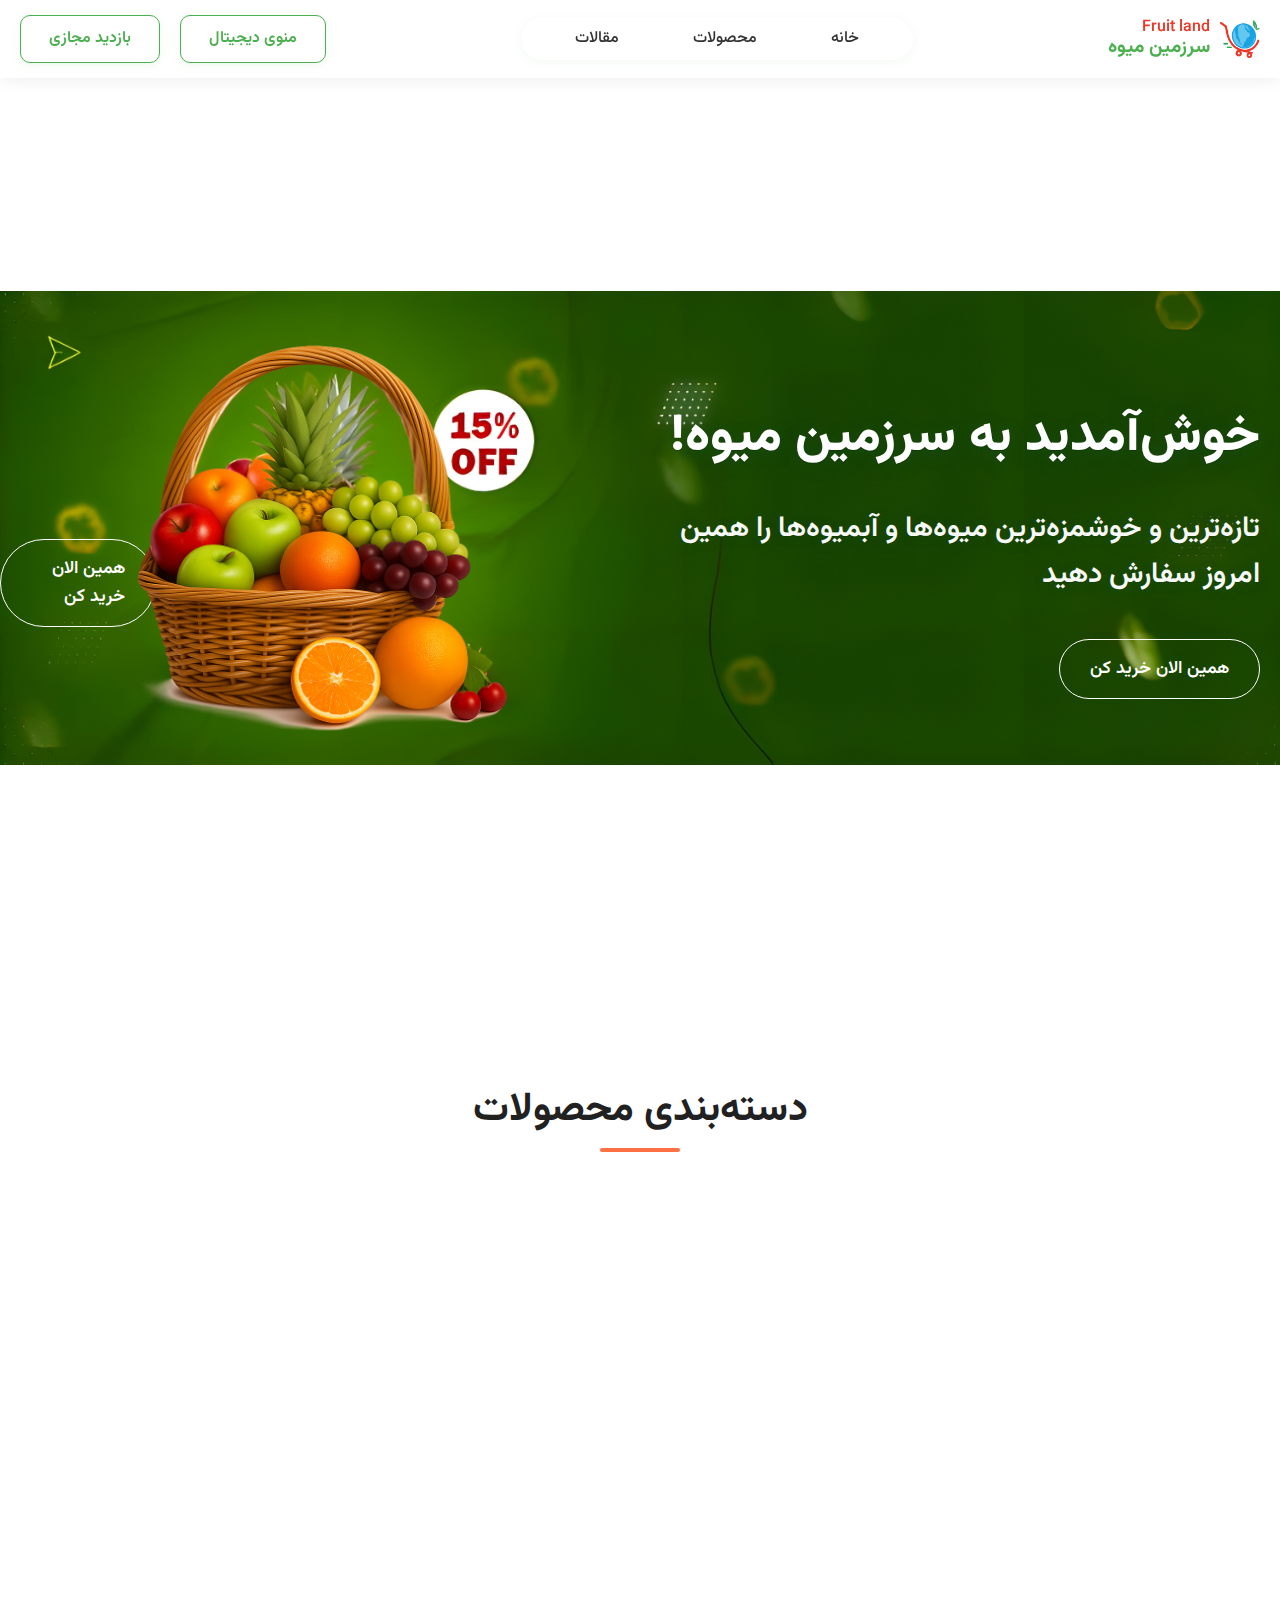
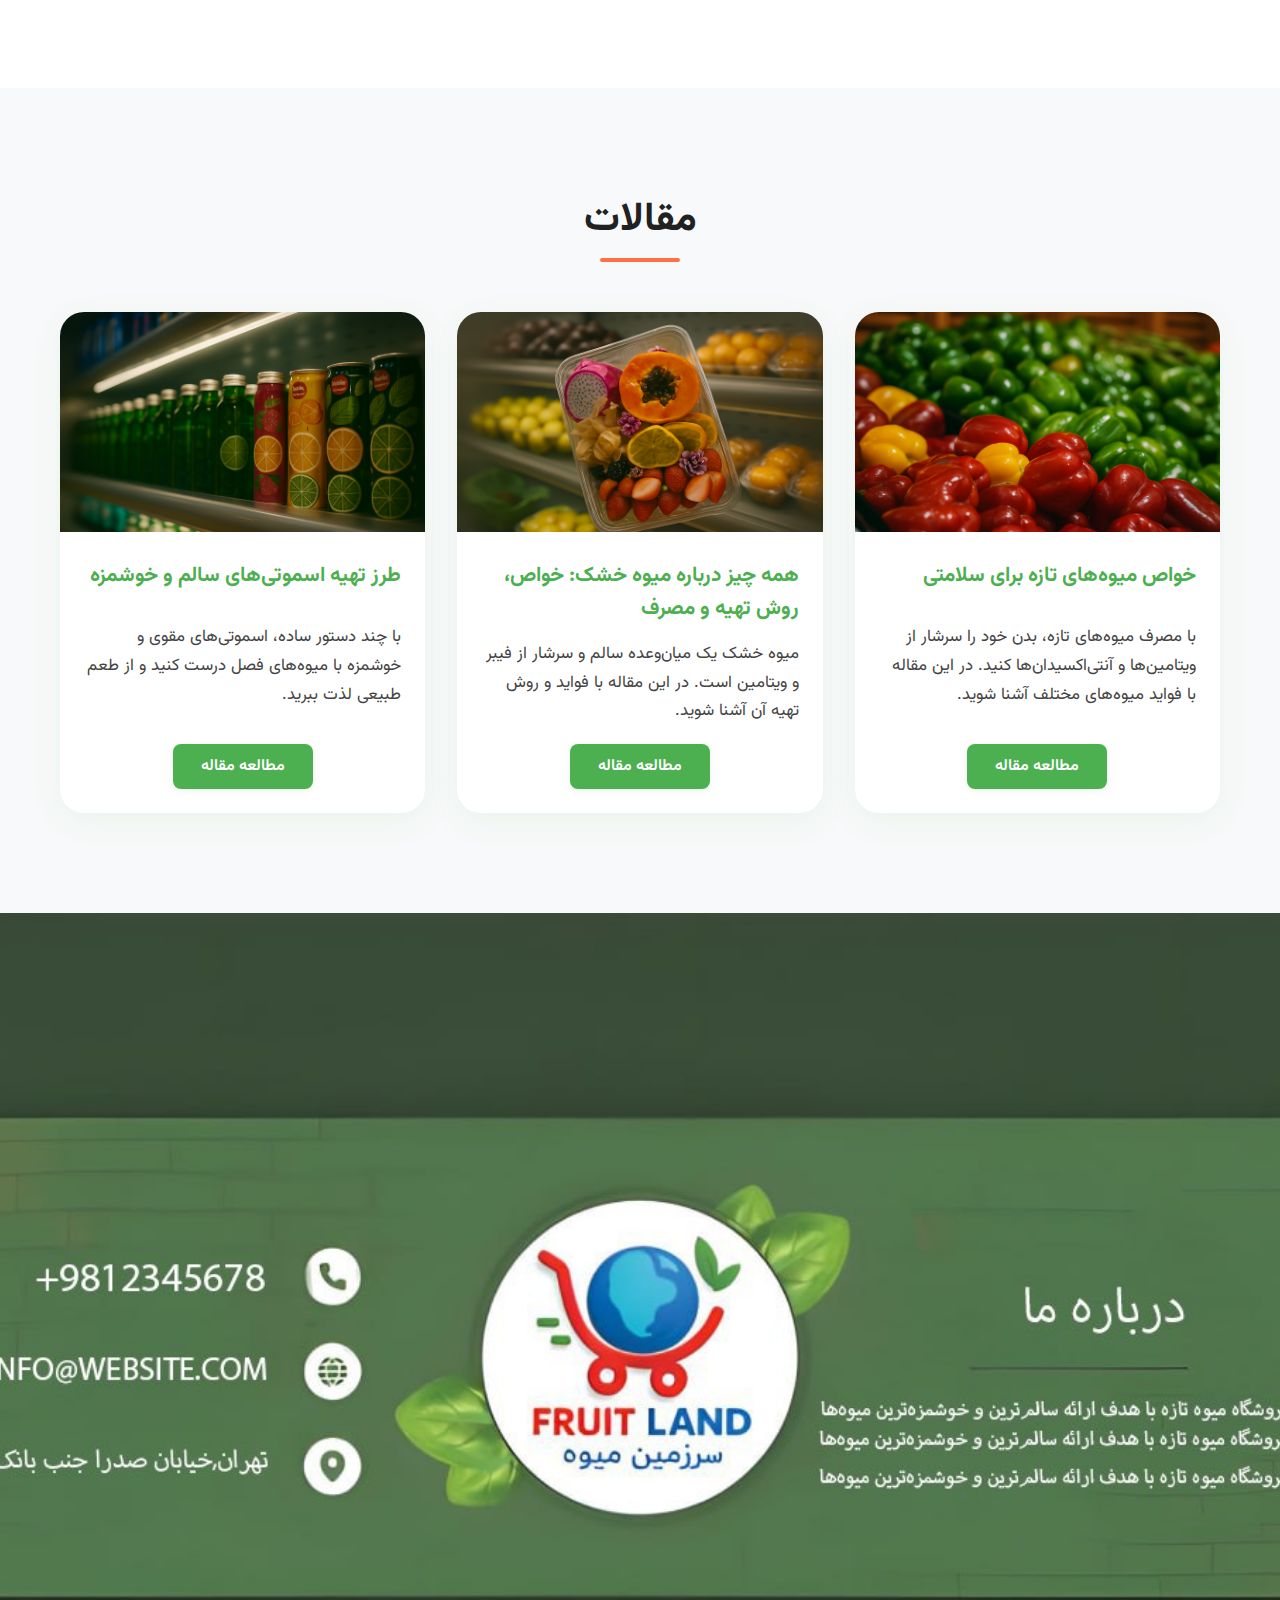
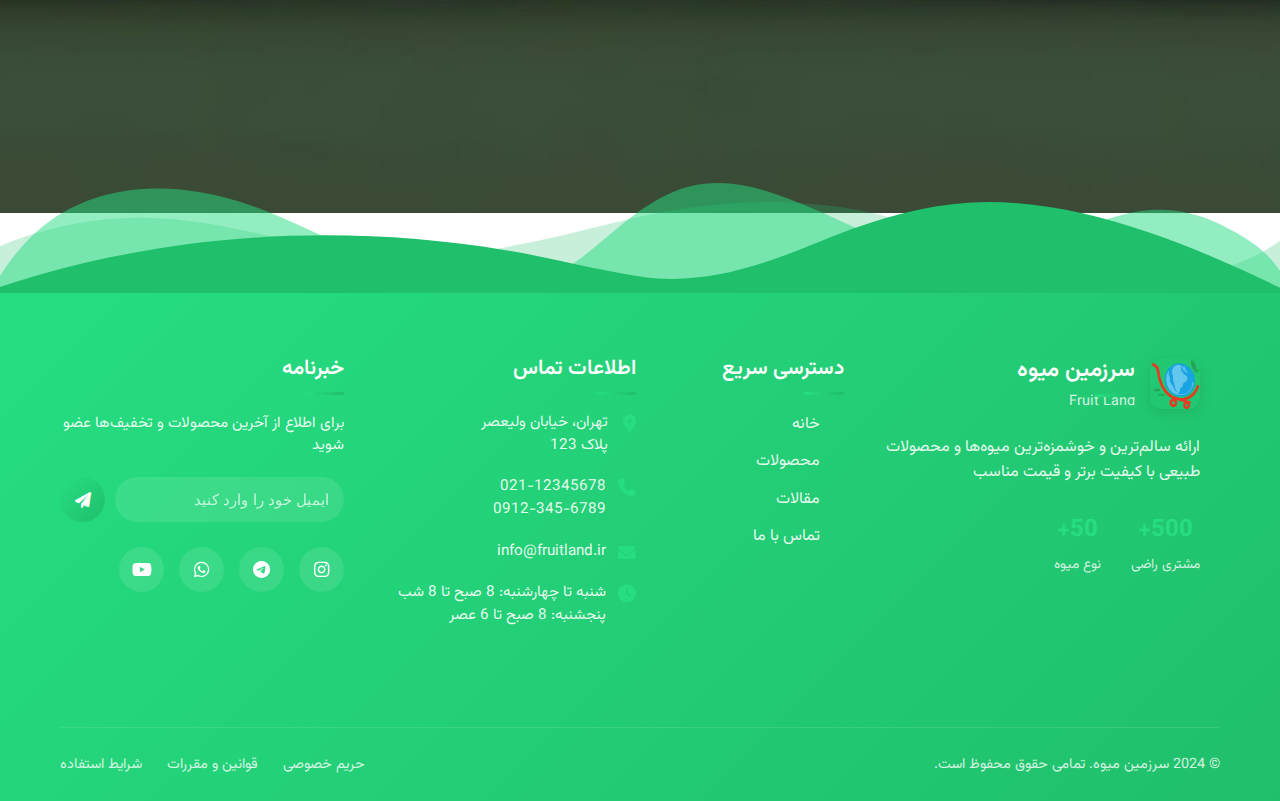
<file: index.html>
<!DOCTYPE html>
<html lang="fa" dir="rtl">
<head>
    <meta charset="UTF-8">
    <meta name="viewport" content="width=device-width, initial-scale=1.0">
    <title>سرزمین میوه | Fruit Land</title>
    <link rel="icon" type="image/png" href="logo.png">
    <link rel="stylesheet" href="styles.css">
    <link href="https://fonts.googleapis.com/css2?family=Vazirmatn:wght@300;400;500;600;700&display=swap" rel="stylesheet">
    <link rel="stylesheet" href="https://cdnjs.cloudflare.com/ajax/libs/font-awesome/6.0.0/css/all.min.css">
    <link rel="stylesheet" href="https://cdn.jsdelivr.net/npm/swiper@11/swiper-bundle.min.css"/>
    <script src="script.js" defer></script>
</head>
<body>
    <!-- Header Section -->
    <header class="header">
        <div class="container">
            <!-- Mobile Hamburger Menu Button -->
            <div class="mobile-menu-toggle">
                <div class="hamburger">
                    <span></span>
                    <span></span>
                    <span></span>
                </div>
            </div>
            
            <!-- Logo - Centered on mobile -->
            <div class="logo">
                <img src="logo.png" alt="لوگو" class="logo-img">
                <span style="display: flex; flex-direction: column; align-items: flex-start; line-height: 1.1;">
                  <span style="font-size: 1rem; font-weight: 500; color: #ec3825;">Fruit land</span>
                  <span style="font-size: 1.2rem; font-weight: 700;">سرزمین میوه</span>
                </span>
            </div>
            
            <!-- Desktop Navigation -->
            <nav class="nav desktop-nav">
                <ul>
                    <li><a href="#home">خانه</a></li>
                    <li><a href="#categories">محصولات</a></li>
                    <li><a href="articles.html">مقالات</a></li>
                </ul>
            </nav>
            
            <!-- Desktop Header Actions -->
            <div class="header-actions desktop-actions">
                <a href="#" class="digital-menu-btn">منوی دیجیتال</a>
                <a href="#" class="virtual-tour-btn">بازدید مجازی</a>
            </div>
        </div>
        
        <!-- Mobile Navigation Menu -->
        <div class="mobile-nav-overlay">
            <nav class="mobile-nav">
                <ul>
                    <li><a href="#home">خانه</a></li>
                    <li><a href="#categories">محصولات</a></li>
                    <li><a href="articles.html">مقالات</a></li>
                </ul>
                <div class="mobile-header-actions">
                    <a href="#" class="digital-menu-btn">منوی دیجیتال</a>
                    <a href="#" class="virtual-tour-btn">بازدید مجازی</a>
                </div>
            </nav>
        </div>
    </header>

    <!-- Hero Section -->
    <section class="hero" id="home">
        <div class="hero-background">
        </div>
        <div class="container" style="margin-top: -80px;">
            <div class="hero-content" >
                <h1 class="hero-title">خوش‌آمدید به سرزمین میوه!</h1>
                <p class="hero-subtitle">تازه‌ترین و خوشمزه‌ترین میوه‌ها و آبمیوه‌ها را همین امروز سفارش دهید</p>
                <div class="hero-buttons">
                    <a href="#categories" class="btn btn-primary"><span>همین الان خرید کن</span></a>
                </div>
            </div>
            <div class="hero-image">
                <div class="fruit-pizza">
                    <img src="Fruit_2.png" alt="میوه‌های تازه" class="hero-pulse-img">
                </div>
            </div>
        </div>
        
        <!-- Mobile Hero Button - Floating -->
        <div class="mobile-hero-button">
            <a href="#categories" class="btn btn-primary"><span>همین الان خرید کن</span></a>
        </div>
        
        <div class="wave-divider">
            <svg viewBox="0 0 1200 120" preserveAspectRatio="none" class="wave-divider-svg">
                <path d="M0,0V46.29c47.79,22.2,103.59,32.17,158,28,70.36-5.37,136.33-33.31,206.8-37.5C438.64,32.43,512.34,53.67,583,72.05c69.27,18,138.3,24.88,209.4,13.08,36.15-6,69.85-17.84,104.45-29.34C989.49,25,1113-14.29,1200,52.47V0Z" opacity=".25" class="shape-fill"></path>
                <path d="M0,0V15.81C13,36.92,27.64,56.86,47.69,72.05,99.41,111.27,165,111,224.58,91.58c31.15-10.15,60.09-26.07,89.67-39.8,40.92-19,84.73-46,130.83-49.67,36.26-2.85,70.9,9.42,98.6,31.56,31.77,25.39,62.32,62,103.63,73,40.44,10.79,81.35-6.69,119.13-24.28s75.16-39,116.92-43.05c59.73-5.85,113.28,22.88,168.9,38.84,30.2,8.66,59,6.17,87.09-7.5,22.43-10.89,48-26.93,60.65-49.24V0Z" opacity=".5" class="shape-fill"></path>
                <path d="M0,0V5.63C149.93,59,314.09,71.32,475.83,42.57c43-7.64,84.23-20.12,127.61-26.46,59-8.63,112.48,12.24,165.56,35.4C827.93,77.22,886,95.24,951.2,90c86.53-7,172.46-45.71,248.8-84.81V0Z" class="shape-fill"></path>
            </svg>
        </div> 
    </section>

    <!-- Product Categories Section -->
    <section class="categories" id="categories">
        <div class="container">
            <h2 class="section-title">دسته‌بندی محصولات</h2>
            <div class="category-cards">
                <div class="category-card card-1">
                    <div class="card-icon"><img src="juice.png" alt="آبمیوه‌های طبیعی"></div>
                    <h3>آبمیوه‌های طبیعی</h3>
                    <p>طعم تازه و طبیعی میوه‌های فصلی</p>
                    <button class="card-btn">خرید</button>
                </div>
                <div class="category-card card-2">
                    <div class="card-icon"><img src="fruit t.png" alt="میوه‌های تازه"></div>
                    <h3>میوه‌های تازه</h3>
                    <p>انتخابی از بهترین و تازه‌ترین میوه‌ها</p>
                    <button class="card-btn">خرید</button>
                </div>
                <div class="category-card card-3">
                    <div class="card-icon"><img src="fruit kh.png" alt="میوه خشک"></div>
                    <h3>میوه خشک</h3>
                    <p>میوه‌های خشک سالم و مغذی برای میان‌وعده</p>
                    <button class="card-btn">خرید</button>
                </div>
                <div class="category-card card-4">
                    <div class="card-icon"><img src="coca.png" alt="نوشیدنی‌های گازدار"></div>
                    <h3>نوشیدنی‌های گازدار</h3>
                    <p>نوشیدنی‌های خنک و گازدار با طعم میوه‌ای</p>
                    <button class="card-btn">خرید</button>
                </div>
            </div>
        </div>
    </section>

    <!-- Articles Section -->
    <section class="articles" id="articles">
        <div class="container">
            <h2 class="section-title">مقالات</h2>
            <div class="articles-grid">
                <article class="article-card">
                    <div class="article-image"><img src="1.png" alt="مقاله ۱"></div>
                    <div class="article-content">
                        <h3>خواص میوه‌های تازه برای سلامتی</h3>
                        <p>با مصرف میوه‌های تازه، بدن خود را سرشار از ویتامین‌ها و آنتی‌اکسیدان‌ها کنید. در این مقاله با فواید میوه‌های مختلف آشنا شوید.</p>
                        <a href="articles.html" class="article-btn">مطالعه مقاله</a>
                    </div>
                </article>
                <article class="article-card">
                    <div class="article-image"><img src="2.png" alt="مقاله ۲"></div>
                    <div class="article-content">
                        <h3>همه چیز درباره میوه خشک: خواص، روش تهیه و مصرف</h3>
                        <p>میوه خشک یک میان‌وعده سالم و سرشار از فیبر و ویتامین است. در این مقاله با فواید و روش تهیه آن آشنا شوید.</p>
                        <a href="articles.html" class="article-btn">مطالعه مقاله</a>
                    </div>
                </article>
                <article class="article-card">
                    <div class="article-image"><img src="3.png" alt="مقاله ۳"></div>
                    <div class="article-content">
                        <h3>طرز تهیه اسموتی‌های سالم و خوشمزه</h3>
                        <p>با چند دستور ساده، اسموتی‌های مقوی و خوشمزه با میوه‌های فصل درست کنید و از طعم طبیعی لذت ببرید.</p>
                        <a href="articles.html" class="article-btn">مطالعه مقاله</a>
                    </div>
                </article>
            </div>
        </div>
    </section>

    <!-- About Image Section -->
    <section class="about-image-section">
        <div class="about-image-content">
            <img src="about.jpg" alt="درباره سرزمین میوه" class="about-main-image">
        </div>
    </section>

    <!-- Footer Section -->
    <footer class="footer">
        <div class="footer-wave">
            <svg viewBox="0 0 1200 120" preserveAspectRatio="none" class="footer-wave-svg">
                <path d="M0,0V46.29c47.79,22.2,103.59,32.17,158,28,70.36-5.37,136.33-33.31,206.8-37.5C438.64,32.43,512.34,53.67,583,72.05c69.27,18,138.3,24.88,209.4,13.08,36.15-6,69.85-17.84,104.45-29.34C989.49,25,1113-14.29,1200,52.47V0Z" opacity=".25" fill="#20bf6b"></path>
                <path d="M0,0V15.81C13,36.92,27.64,56.86,47.69,72.05,99.41,111.27,165,111,224.58,91.58c31.15-10.15,60.09-26.07,89.67-39.8,40.92-19,84.73-46,130.83-49.67,36.26-2.85,70.9,9.42,98.6,31.56,31.77,25.39,62.32,62,103.63,73,40.44,10.79,81.35-6.69,119.13-24.28s75.16-39,116.92-43.05c59.73-5.85,113.28,22.88,168.9,38.84,30.2,8.66,59,6.17,87.09-7.5,22.43-10.89,48-26.93,60.65-49.24V0Z" opacity=".5" fill="#26de81"></path>
                <path d="M0,0V5.63C149.93,59,314.09,71.32,475.83,42.57c43-7.64,84.23-20.12,127.61-26.46,59-8.63,112.48,12.24,165.56,35.4C827.93,77.22,886,95.24,951.2,90c86.53-7,172.46-45.71,248.8-84.81V0Z" fill="#20bf6b"></path>
            </svg>
        </div>
        
        <div class="container">
            <div class="footer-main">
                <!-- Company Info -->
                <div class="footer-section company-info">
                    <div class="footer-logo">
                        <img src="logo.png" alt="سرزمین میوه" class="footer-logo-img">
                        <div class="footer-logo-text">
                            <h4>سرزمین میوه</h4>
                            <span>Fruit Land</span>
                        </div>
                    </div>
                    <p class="company-description">
                        ارائه سالم‌ترین و خوشمزه‌ترین میوه‌ها و محصولات طبیعی با کیفیت برتر و قیمت مناسب
                    </p>
                    <div class="footer-stats">
                        <div class="stat">
                            <span class="stat-number">500+</span>
                            <span class="stat-label">مشتری راضی</span>
                        </div>
                        <div class="stat">
                            <span class="stat-number">50+</span>
                            <span class="stat-label">نوع میوه</span>
                        </div>
                    </div>
                </div>

                <!-- Quick Links -->
                <div class="footer-section quick-links">
                    <h4>دسترسی سریع</h4>
                    <ul>
                        <li><a href="#home">خانه</a></li>
                        <li><a href="#categories">محصولات</a></li>
                        <li><a href="articles.html">مقالات</a></li>
                        <li><a href="#contact">تماس با ما</a></li>
                    </ul>
                </div>

                <!-- Contact Info -->
                <div class="footer-section contact-info">
                    <h4>اطلاعات تماس</h4>
                    <div class="contact-item">
                        <i class="fas fa-map-marker-alt"></i>
                        <div>
                            <span>تهران، خیابان ولیعصر</span>
                            <span>پلاک 123</span>
                        </div>
                    </div>
                    <div class="contact-item">
                        <i class="fas fa-phone"></i>
                        <div>
                            <span>021-12345678</span>
                            <span>0912-345-6789</span>
                        </div>
                    </div>
                    <div class="contact-item">
                        <i class="fas fa-envelope"></i>
                        <div>
                            <span>info@fruitland.ir</span>
                        </div>
                    </div>
                    <div class="contact-item">
                        <i class="fas fa-clock"></i>
                        <div>
                            <span>شنبه تا چهارشنبه: 8 صبح تا 8 شب</span>
                            <span>پنجشنبه: 8 صبح تا 6 عصر</span>
                        </div>
                    </div>
                </div>

                <!-- Newsletter -->
                <div class="footer-section newsletter">
                    <h4>خبرنامه</h4>
                    <p>برای اطلاع از آخرین محصولات و تخفیف‌ها عضو شوید</p>
                    <div class="newsletter-form">
                        <input type="email" placeholder="ایمیل خود را وارد کنید" class="newsletter-input">
                        <button class="newsletter-btn">
                            <i class="fas fa-paper-plane"></i>
                        </button>
                    </div>
                    <div class="social-links">
                        <a href="#" class="social-link" title="اینستاگرام">
                            <i class="fab fa-instagram"></i>
                        </a>
                        <a href="#" class="social-link" title="تلگرام">
                            <i class="fab fa-telegram"></i>
                        </a>
                        <a href="#" class="social-link" title="واتساپ">
                            <i class="fab fa-whatsapp"></i>
                        </a>
                        <a href="#" class="social-link" title="یوتیوب">
                            <i class="fab fa-youtube"></i>
                        </a>
                    </div>
                </div>
            </div>

            <!-- Footer Bottom -->
            <div class="footer-bottom">
                <div class="footer-bottom-content">
                    <p>&copy; 2024 سرزمین میوه. تمامی حقوق محفوظ است.</p>
                    <div class="footer-bottom-links">
                        <a href="#">حریم خصوصی</a>
                        <a href="#">قوانین و مقررات</a>
                        <a href="#">شرایط استفاده</a>
                    </div>
                </div>
            </div>
        </div>
    </footer>

    <script src="script.js"></script>
    <script src="https://cdn.jsdelivr.net/npm/swiper@11/swiper-bundle.min.js"></script>
</body>
</html>
</file>
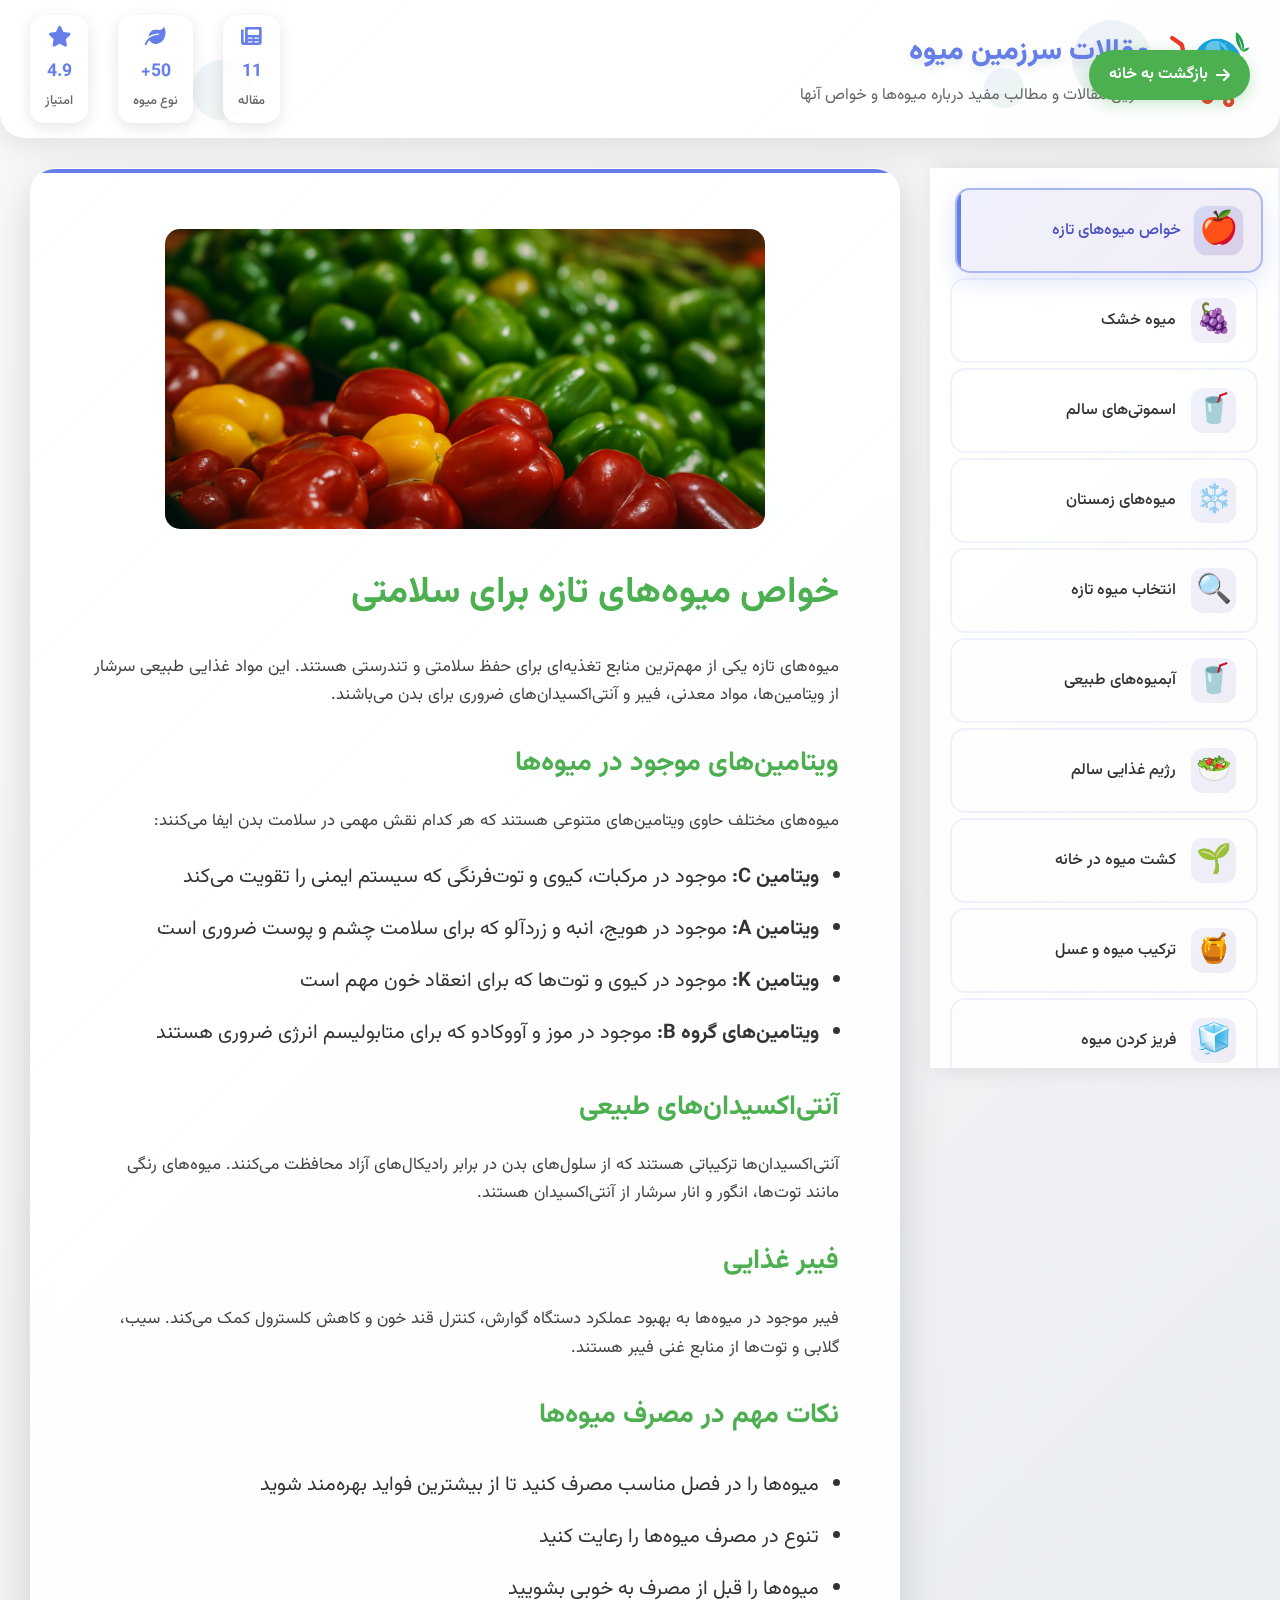
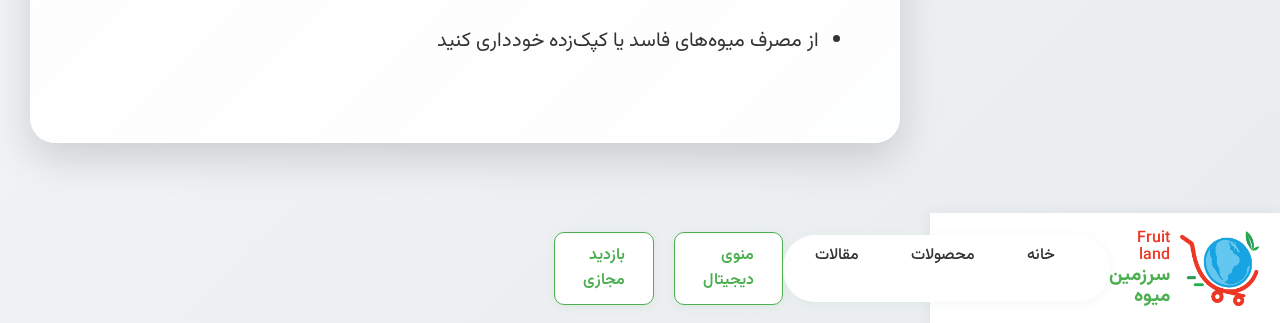
<file: articles.html>
<!DOCTYPE html>
<html lang="fa" dir="rtl">
<head>
    <meta charset="UTF-8">
    <meta name="viewport" content="width=device-width, initial-scale=1.0">
    <title>مقالات | سرزمین میوه</title>
    <link rel="icon" type="image/png" href="logo.png">
    <link rel="stylesheet" href="styles.css">
    <link rel="stylesheet" href="articles.css">
    <link href="https://fonts.googleapis.com/css2?family=Vazirmatn:wght@300;400;500;600;700&display=swap" rel="stylesheet">
    <link rel="stylesheet" href="https://cdnjs.cloudflare.com/ajax/libs/font-awesome/6.0.0/css/all.min.css">
    <script src="script.js" defer></script>
</head>
<body class="articles-page">
    <!-- Header Section -->
    <header class="header">
        <div class="container">
            <!-- Mobile Hamburger Menu Button -->
            <div class="mobile-menu-toggle">
                <div class="hamburger">
                    <span></span>
                    <span></span>
                    <span></span>
                </div>
            </div>
            
            <!-- Logo - Centered on mobile -->
            <div class="logo">
                <img src="logo.png" alt="لوگو" class="logo-img">
                <span style="display: flex; flex-direction: column; align-items: flex-start; line-height: 1.1;">
                  <span style="font-size: 1rem; font-weight: 500; color: #ec3825;">Fruit land</span>
                  <span style="font-size: 1.2rem; font-weight: 700;">سرزمین میوه</span>
                </span>
            </div>
            
            <!-- Desktop Navigation -->
            <nav class="nav desktop-nav">
                <ul>
                    <li><a href="index.html#home">خانه</a></li>
                    <li><a href="index.html#categories">محصولات</a></li>
                    <li><a href="articles.html">مقالات</a></li>
                </ul>
            </nav>
            
            <!-- Desktop Header Actions -->
            <div class="header-actions desktop-actions">
                <a href="#" class="digital-menu-btn">منوی دیجیتال</a>
                <a href="#" class="virtual-tour-btn">بازدید مجازی</a>
            </div>
        </div>
        
        <!-- Mobile Navigation Menu -->
        <div class="mobile-nav-overlay">
            <nav class="mobile-nav">
                <ul>
                    <li><a href="index.html#home">خانه</a></li>
                    <li><a href="index.html#categories">محصولات</a></li>
                    <li><a href="articles.html">مقالات</a></li>
                </ul>
                <div class="mobile-header-actions">
                    <a href="#" class="digital-menu-btn">منوی دیجیتال</a>
                    <a href="#" class="virtual-tour-btn">بازدید مجازی</a>
                </div>
            </nav>
        </div>
    </header>

    <!-- Back Button -->
    <a href="index.html" class="back-btn">
        <i class="fas fa-arrow-right"></i>
        بازگشت به خانه
    </a>

    <!-- Sticky Article Title -->
    <div class="sticky-title" id="sticky-title">
        <div class="sticky-title-content">
            <span class="sticky-article-title">خواص میوه‌های تازه برای سلامتی</span>
            <div class="sticky-progress">
                <div class="progress-bar" id="progress-bar"></div>
            </div>
        </div>
    </div>

    <!-- Articles Page Header -->
    <div class="articles-header">
        <div class="header-content">
            <div class="header-logo">
                <img src="logo.png" alt="سرزمین میوه" class="logo-img">
                <div class="logo-text">
                    <h1>مقالات سرزمین میوه</h1>
                    <p>آخرین مقالات و مطالب مفید درباره میوه‌ها و خواص آنها</p>
                </div>
            </div>
            <div class="header-stats">
                <div class="stat-item">
                    <i class="fas fa-newspaper"></i>
                    <span class="stat-number">11</span>
                    <span class="stat-label">مقاله</span>
                </div>
                <div class="stat-item">
                    <i class="fas fa-leaf"></i>
                    <span class="stat-number">50+</span>
                    <span class="stat-label">نوع میوه</span>
                </div>
                <div class="stat-item">
                    <i class="fas fa-star"></i>
                    <span class="stat-number">4.9</span>
                    <span class="stat-label">امتیاز</span>
                </div>
            </div>
        </div>
        <div class="header-decoration">
            <div class="decoration-circle circle-1"></div>
            <div class="decoration-circle circle-2"></div>
            <div class="decoration-circle circle-3"></div>
        </div>
    </div>

    <!-- Articles Container -->
    <div class="articles-container">

        <!-- Article 1: خواص میوه‌های تازه -->
        <div class="article-content active" id="article-1">
            <div class="article-header">
                <img src="1.png" alt="خواص میوه‌های تازه">
                <h2>خواص میوه‌های تازه برای سلامتی</h2>
            </div>
            
            <div class="article-body">
                <p>میوه‌های تازه یکی از مهم‌ترین منابع تغذیه‌ای برای حفظ سلامتی و تندرستی هستند. این مواد غذایی طبیعی سرشار از ویتامین‌ها، مواد معدنی، فیبر و آنتی‌اکسیدان‌های ضروری برای بدن می‌باشند.</p>
                
                <h3>ویتامین‌های موجود در میوه‌ها</h3>
                <p>میوه‌های مختلف حاوی ویتامین‌های متنوعی هستند که هر کدام نقش مهمی در سلامت بدن ایفا می‌کنند:</p>
                <ul>
                    <li><strong>ویتامین C:</strong> موجود در مرکبات، کیوی و توت‌فرنگی که سیستم ایمنی را تقویت می‌کند</li>
                    <li><strong>ویتامین A:</strong> موجود در هویج، انبه و زردآلو که برای سلامت چشم و پوست ضروری است</li>
                    <li><strong>ویتامین K:</strong> موجود در کیوی و توت‌ها که برای انعقاد خون مهم است</li>
                    <li><strong>ویتامین‌های گروه B:</strong> موجود در موز و آووکادو که برای متابولیسم انرژی ضروری هستند</li>
                </ul>
                
                <h3>آنتی‌اکسیدان‌های طبیعی</h3>
                <p>آنتی‌اکسیدان‌ها ترکیباتی هستند که از سلول‌های بدن در برابر رادیکال‌های آزاد محافظت می‌کنند. میوه‌های رنگی مانند توت‌ها، انگور و انار سرشار از آنتی‌اکسیدان هستند.</p>
                
                <h3>فیبر غذایی</h3>
                <p>فیبر موجود در میوه‌ها به بهبود عملکرد دستگاه گوارش، کنترل قند خون و کاهش کلسترول کمک می‌کند. سیب، گلابی و توت‌ها از منابع غنی فیبر هستند.</p>
                
                <h3>نکات مهم در مصرف میوه‌ها</h3>
                <ul>
                    <li>میوه‌ها را در فصل مناسب مصرف کنید تا از بیشترین فواید بهره‌مند شوید</li>
                    <li>تنوع در مصرف میوه‌ها را رعایت کنید</li>
                    <li>میوه‌ها را قبل از مصرف به خوبی بشویید</li>
                    <li>از مصرف میوه‌های فاسد یا کپک‌زده خودداری کنید</li>
                </ul>
            </div>
        </div>

        <!-- Article 2: میوه خشک -->
        <div class="article-content" id="article-2">
            <div class="article-header">
                <img src="2.png" alt="میوه خشک">
                <h2>همه چیز درباره میوه خشک: خواص، روش تهیه و مصرف</h2>
            </div>
            
            <div class="article-body">
                <p>میوه خشک یکی از سالم‌ترین و مغذی‌ترین میان‌وعده‌ها است که می‌تواند جایگزین مناسبی برای تنقلات ناسالم باشد. این محصول با حذف آب از میوه‌های تازه تهیه می‌شود و خواص تغذیه‌ای آن‌ها را حفظ می‌کند.</p>
                
                <h3>خواص میوه خشک</h3>
                <ul>
                    <li><strong>منبع غنی انرژی:</strong> میوه خشک کالری بالایی دارد و برای ورزشکاران مناسب است</li>
                    <li><strong>فیبر بالا:</strong> به بهبود عملکرد دستگاه گوارش کمک می‌کند</li>
                    <li><strong>آنتی‌اکسیدان:</strong> از پیری زودرس و بیماری‌های قلبی پیشگیری می‌کند</li>
                    <li><strong>مواد معدنی:</strong> سرشار از آهن، کلسیم و پتاسیم است</li>
                </ul>
                
                <h3>انواع میوه خشک</h3>
                <ul>
                    <li><strong>کشمش:</strong> منبع غنی آهن و انرژی</li>
                    <li><strong>آلو خشک:</strong> سرشار از فیبر و ویتامین K</li>
                    <li><strong>زردآلو خشک:</strong> غنی از بتاکاروتن و آهن</li>
                    <li><strong>انجیر خشک:</strong> منبع کلسیم و فیبر</li>
                    <li><strong>خرما:</strong> سرشار از پتاسیم و انرژی طبیعی</li>
                </ul>
                
                <h3>روش تهیه میوه خشک در خانه</h3>
                <ol>
                    <li>میوه‌ها را به قطعات کوچک و یکسان تقسیم کنید</li>
                    <li>آن‌ها را در آفتاب یا دستگاه خشک‌کن قرار دهید</li>
                    <li>دما را بین ۵۰ تا ۶۰ درجه سانتی‌گراد تنظیم کنید</li>
                    <li>تا زمانی که میوه‌ها کاملاً خشک شوند صبر کنید</li>
                </ol>
            </div>
        </div>

        <!-- Article 3: اسموتی‌های سالم -->
        <div class="article-content" id="article-3">
            <div class="article-header">
                <img src="3.png" alt="اسموتی‌های سالم">
                <h2>طرز تهیه اسموتی‌های سالم و خوشمزه</h2>
            </div>
            
            <div class="article-body">
                <p>اسموتی‌ها یکی از بهترین راه‌ها برای مصرف میوه‌ها و سبزیجات هستند. این نوشیدنی‌های مغذی سرشار از ویتامین‌ها، مواد معدنی و آنتی‌اکسیدان‌ها می‌باشند.</p>
                
                <h3>دستور پخت اسموتی توت‌فرنگی و موز</h3>
                <p><strong>مواد مورد نیاز:</strong></p>
                <ul>
                    <li>۱ فنجان توت‌فرنگی تازه</li>
                    <li>۱ عدد موز رسیده</li>
                    <li>۱ فنجان شیر بادام یا شیر معمولی</li>
                    <li>۱ قاشق غذاخوری عسل (اختیاری)</li>
                    <li>چند تکه یخ</li>
                </ul>
                
                <h3>طرز تهیه:</h3>
                <ol>
                    <li>تمام مواد را در مخلوط‌کن بریزید</li>
                    <li>تا زمانی که مخلوط یکدست شود هم بزنید</li>
                    <li>در لیوان ریخته و فوراً میل کنید</li>
                </ol>
                
                <h3>دستور پخت اسموتی سبز</h3>
                <p><strong>مواد مورد نیاز:</strong></p>
                <ul>
                    <li>۲ فنجان اسفناج تازه</li>
                    <li>۱ عدد سیب سبز</li>
                    <li>۱ عدد موز</li>
                    <li>۱ فنجان آب نارگیل</li>
                    <li>۱ قاشق چای‌خوری زنجبیل تازه</li>
                </ul>
                
                <h3>نکات مهم در تهیه اسموتی</h3>
                <ul>
                    <li>از میوه‌های تازه و رسیده استفاده کنید</li>
                    <li>برای طعم بهتر از میوه‌های منجمد استفاده کنید</li>
                    <li>اسموتی را بلافاصله پس از تهیه مصرف کنید</li>
                    <li>برای تنوع از ادویه‌هایی مانند دارچین یا زنجبیل استفاده کنید</li>
                </ul>
            </div>
        </div>

        <!-- Article 4: میوه‌های فصل زمستان -->
        <div class="article-content" id="article-4">
            <div class="article-header">
                <img src="4.png" alt="میوه‌های فصل زمستان">
                <h2>بهترین میوه‌های فصل زمستان و خواص آنها</h2>
            </div>
            
            <div class="article-body">
                <p>زمستان فصل مناسبی برای مصرف میوه‌های پرخاصیت است که سیستم ایمنی بدن را تقویت کرده و از ابتلا به بیماری‌های فصلی پیشگیری می‌کنند.</p>
                
                <h3>پرتقال و نارنگی</h3>
                <p>مرکبات زمستانی سرشار از ویتامین C هستند که سیستم ایمنی را تقویت می‌کند:</p>
                <ul>
                    <li>تقویت سیستم ایمنی بدن</li>
                    <li>پیشگیری از سرماخوردگی</li>
                    <li>کمک به جذب آهن</li>
                    <li>سلامت پوست و مو</li>
                </ul>
                
                <h3>سیب</h3>
                <p>سیب یکی از محبوب‌ترین میوه‌های زمستانی است:</p>
                <ul>
                    <li>منبع غنی فیبر</li>
                    <li>کمک به سلامت قلب</li>
                    <li>کنترل قند خون</li>
                    <li>پیشگیری از سرطان</li>
                </ul>
                
                <h3>انار</h3>
                <p>انار میوه‌ای سرشار از آنتی‌اکسیدان است:</p>
                <ul>
                    <li>تقویت سیستم ایمنی</li>
                    <li>کاهش فشار خون</li>
                    <li>پیشگیری از بیماری‌های قلبی</li>
                    <li>خاصیت ضد التهابی</li>
                </ul>
                
                <h3>کیوی</h3>
                <p>کیوی منبع غنی ویتامین C و فیبر است:</p>
                <ul>
                    <li>تقویت سیستم ایمنی</li>
                    <li>بهبود هضم غذا</li>
                    <li>سلامت چشم</li>
                    <li>کمک به خواب بهتر</li>
                </ul>
            </div>
        </div>

        <!-- Article 5: راهنمای انتخاب میوه‌های تازه -->
        <div class="article-content" id="article-5">
            <div class="article-header">
                <img src="5.png" alt="انتخاب میوه‌های تازه">
                <h2>راهنمای کامل انتخاب میوه‌های تازه و با کیفیت</h2>
            </div>
            
            <div class="article-body">
                <p>انتخاب میوه‌های تازه و با کیفیت مهارتی است که می‌تواند تأثیر زیادی بر سلامت و طعم غذاهای شما داشته باشد. در این راهنما نکات مهم انتخاب میوه‌های مختلف را بررسی می‌کنیم.</p>
                
                <h3>نکات کلی انتخاب میوه</h3>
                <ul>
                    <li><strong>رنگ:</strong> میوه‌های رسیده معمولاً رنگ طبیعی و یکدستی دارند</li>
                    <li><strong>بو:</strong> میوه‌های تازه بوی طبیعی و خوشایندی دارند</li>
                    <li><strong>سختی:</strong> میوه نباید خیلی سخت یا خیلی نرم باشد</li>
                    <li><strong>وزن:</strong> میوه‌های سنگین‌تر معمولاً آبدارتر هستند</li>
                </ul>
                
                <h3>انتخاب سیب</h3>
                <ul>
                    <li>سطح صاف و بدون لکه داشته باشد</li>
                    <li>رنگ یکدست و طبیعی باشد</li>
                    <li>سخت و محکم باشد</li>
                    <li>ساقه آن سبز و تازه باشد</li>
                </ul>
                
                <h3>انتخاب پرتقال</h3>
                <ul>
                    <li>پوست نازک و صاف داشته باشد</li>
                    <li>وزن نسبت به اندازه آن مناسب باشد</li>
                    <li>رنگ نارنجی روشن داشته باشد</li>
                    <li>بدون لکه یا کپک باشد</li>
                </ul>
                
                <h3>انتخاب موز</h3>
                <ul>
                    <li>رنگ زرد یکدست داشته باشد</li>
                    <li>لکه‌های قهوه‌ای کم باشد</li>
                    <li>ساقه آن سبز باشد</li>
                    <li>بدون ترک یا شکستگی باشد</li>
                </ul>
                
                <h3>نکات نگهداری</h3>
                <ul>
                    <li>میوه‌ها را در جای خنک و خشک نگهداری کنید</li>
                    <li>از قرار دادن میوه‌های مختلف کنار هم خودداری کنید</li>
                    <li>میوه‌های آسیب دیده را جدا کنید</li>
                    <li>قبل از مصرف به خوبی بشویید</li>
                </ul>
            </div>
        </div>

        <!-- Article 6: خواص آبمیوه‌های طبیعی -->
        <div class="article-content" id="article-6">
            <div class="article-header">
                <img src="6.png" alt="آبمیوه‌های طبیعی">
                <h2>خواص آبمیوه‌های طبیعی و بهترین زمان مصرف آنها</h2>
            </div>
            
            <div class="article-body">
                <p>آبمیوه‌های طبیعی یکی از بهترین راه‌ها برای دریافت ویتامین‌ها و مواد معدنی مورد نیاز بدن هستند. در این مقاله با خواص مختلف آبمیوه‌ها آشنا می‌شویم.</p>
                
                <h3>آب پرتقال</h3>
                <p>آب پرتقال سرشار از ویتامین C است:</p>
                <ul>
                    <li>تقویت سیستم ایمنی</li>
                    <li>جذب بهتر آهن</li>
                    <li>سلامت پوست</li>
                    <li>پیشگیری از سرماخوردگی</li>
                </ul>
                
                <h3>آب سیب</h3>
                <p>آب سیب منبع غنی آنتی‌اکسیدان است:</p>
                <ul>
                    <li>کاهش کلسترول</li>
                    <li>سلامت قلب</li>
                    <li>پیشگیری از سرطان</li>
                    <li>بهبود هضم</li>
                </ul>
                
                <h3>آب هویج</h3>
                <p>آب هویج سرشار از بتاکاروتن است:</p>
                <ul>
                    <li>سلامت چشم</li>
                    <li>تقویت سیستم ایمنی</li>
                    <li>سلامت پوست</li>
                    <li>پیشگیری از سرطان</li>
                </ul>
                
                <h3>بهترین زمان مصرف آبمیوه</h3>
                <ul>
                    <li><strong>صبح:</strong> آب پرتقال یا آب سیب برای انرژی</li>
                    <li><strong>قبل از ورزش:</strong> آب هویج یا آب چغندر</li>
                    <li><strong>بعد از ورزش:</strong> آب نارگیل برای هیدراتاسیون</li>
                    <li><strong>شب:</strong> آب آلبالو برای خواب بهتر</li>
                </ul>
                
                <h3>نکات مهم در تهیه آبمیوه</h3>
                <ul>
                    <li>از میوه‌های تازه و رسیده استفاده کنید</li>
                    <li>آبمیوه را بلافاصله مصرف کنید</li>
                    <li>از شکر اضافی استفاده نکنید</li>
                    <li>برای طعم بهتر از ترکیب میوه‌ها استفاده کنید</li>
                </ul>
            </div>
        </div>

        <!-- Article 7: رژیم غذایی سالم -->
        <div class="article-content" id="article-7">
            <div class="article-header">
                <img src="fruit.png" alt="رژیم غذایی سالم">
                <h2>رژیم غذایی سالم با میوه‌ها: راهنمای کامل تغذیه</h2>
            </div>
            
            <div class="article-body">
                <p>رژیم غذایی سالم شامل مصرف منظم میوه‌ها می‌تواند تأثیر زیادی بر سلامت کلی بدن داشته باشد. در این مقاله راهنمای کامل تغذیه سالم با میوه‌ها را بررسی می‌کنیم.</p>
                
                <h3>مقدار توصیه شده مصرف میوه</h3>
                <p>سازمان بهداشت جهانی توصیه می‌کند:</p>
                <ul>
                    <li>حداقل ۵ واحد میوه و سبزیجات در روز</li>
                    <li>هر واحد معادل یک فنجان میوه خرد شده</li>
                    <li>تنوع در مصرف میوه‌های مختلف</li>
                    <li>ترجیح میوه‌های فصلی</li>
                </ul>
                
                <h3>برنامه غذایی هفتگی</h3>
                <h4>شنبه تا سه‌شنبه:</h4>
                <ul>
                    <li><strong>صبحانه:</strong> اسموتی موز و توت‌فرنگی</li>
                    <li><strong>میان‌وعده:</strong> سیب یا پرتقال</li>
                    <li><strong>ناهار:</strong> سالاد میوه</li>
                    <li><strong>عصرانه:</strong> میوه خشک</li>
                    <li><strong>شام:</strong> آبمیوه طبیعی</li>
                </ul>
                
                <h3>میوه‌های مناسب برای کاهش وزن</h3>
                <ul>
                    <li><strong>گریپ‌فروت:</strong> کالری کم و فیبر بالا</li>
                    <li><strong>سیب:</strong> احساس سیری طولانی</li>
                    <li><strong>توت‌ها:</strong> آنتی‌اکسیدان بالا</li>
                    <li><strong>هندوانه:</strong> آب فراوان و کالری کم</li>
                </ul>
                
                <h3>میوه‌های مناسب برای ورزشکاران</h3>
                <ul>
                    <li><strong>موز:</strong> منبع پتاسیم و انرژی</li>
                    <li><strong>پرتقال:</strong> ویتامین C و هیدراتاسیون</li>
                    <li><strong>انگور:</strong> آنتی‌اکسیدان و انرژی</li>
                    <li><strong>آووکادو:</strong> چربی سالم و پروتئین</li>
                </ul>
                
                <h3>نکات مهم در رژیم غذایی</h3>
                <ul>
                    <li>مصرف میوه‌ها را در طول روز تقسیم کنید</li>
                    <li>از میوه‌های فصلی استفاده کنید</li>
                    <li>ترکیب میوه‌ها با پروتئین</li>
                    <li>مصرف آب کافی همراه با میوه‌ها</li>
                    <li>اجتناب از مصرف بیش از حد میوه‌های شیرین</li>
                </ul>
            </div>
        </div>

        <!-- Article 8: کشت میوه در خانه -->
        <div class="article-content" id="article-8">
            <div class="article-header">
                <img src="fruit.png" alt="کشت میوه در خانه">
                <h2>کشت میوه در خانه: راهنمای کامل باغبانی خانگی</h2>
            </div>
            
            <div class="article-body">
                <p>کشت میوه در خانه نه تنها یک فعالیت سرگرم‌کننده است، بلکه می‌تواند منبع تازه‌ای از میوه‌های ارگانیک برای خانواده شما باشد. در این مقاله راهنمای کامل کشت میوه در فضای محدود خانه را بررسی می‌کنیم.</p>
                
                <h3>انتخاب گیاهان مناسب برای خانه</h3>
                <p>برای کشت موفق در خانه، گیاهانی را انتخاب کنید که:</p>
                <ul>
                    <li>نیاز به فضای کم دارند</li>
                    <li>در گلدان رشد می‌کنند</li>
                    <li>مقاوم به شرایط داخل خانه هستند</li>
                    <li>زود به بار می‌نشینند</li>
                </ul>
                
                <h3>بهترین میوه‌ها برای کشت در خانه</h3>
                <h4>توت‌فرنگی:</h4>
                <ul>
                    <li>نیاز به نور مستقیم خورشید</li>
                    <li>خاک اسیدی و زهکشی خوب</li>
                    <li>آبیاری منظم و متوسط</li>
                    <li>کشت در گلدان‌های آویز</li>
                </ul>
                
                <h4>لیموترش:</h4>
                <ul>
                    <li>درختچه‌ای مناسب برای بالکن</li>
                    <li>نیاز به نور فراوان</li>
                    <li>خاک غنی و زهکشی مناسب</li>
                    <li>هرس منظم برای شکل‌دهی</li>
                </ul>
                
                <h4>فلفل دلمه‌ای:</h4>
                <ul>
                    <li>رشد سریع و آسان</li>
                    <li>نیاز به نور متوسط</li>
                    <li>خاک سبک و غنی</li>
                    <li>آبیاری منظم</li>
                </ul>
                
                <h3>ابزار و لوازم مورد نیاز</h3>
                <ul>
                    <li><strong>گلدان:</strong> با سوراخ زهکشی مناسب</li>
                    <li><strong>خاک:</strong> مخلوط خاک باغچه و کمپوست</li>
                    <li><strong>کود:</strong> کود آلی یا شیمیایی متعادل</li>
                    <li><strong>ابزار:</strong> بیلچه، قیچی باغبانی، آبپاش</li>
                    <li><strong>نور:</strong> لامپ رشد گیاه (در صورت نیاز)</li>
                </ul>
                
                <h3>مراحل کشت</h3>
                <h4>مرحله ۱: آماده‌سازی</h4>
                <ul>
                    <li>انتخاب گلدان مناسب</li>
                    <li>تهیه خاک با کیفیت</li>
                    <li>انتخاب بذر یا نهال سالم</li>
                    <li>آماده‌سازی محل کشت</li>
                </ul>
                
                <h4>مرحله ۲: کشت</h4>
                <ul>
                    <li>پر کردن گلدان با خاک</li>
                    <li>کاشت بذر یا نهال</li>
                    <li>آبیاری اولیه</li>
                    <li>قرار دادن در محل مناسب</li>
                </ul>
                
                <h4>مرحله ۳: نگهداری</h4>
                <ul>
                    <li>آبیاری منظم</li>
                    <li>کوددهی ماهانه</li>
                    <li>هرس و هرس</li>
                    <li>کنترل آفات</li>
                </ul>
                
                <h3>نکات مهم در باغبانی خانگی</h3>
                <ul>
                    <li>دمای مناسب برای رشد گیاهان (۱۸-۲۵ درجه سانتیگراد)</li>
                    <li>رطوبت کافی هوا</li>
                    <li>تهویه مناسب</li>
                    <li>دور نگه داشتن از وسایل گرمایشی</li>
                    <li>استفاده از سینی زیر گلدان برای جمع‌آوری آب اضافی</li>
                </ul>
                
                <h3>مشکلات رایج و راه‌حل‌ها</h3>
                <ul>
                    <li><strong>زرد شدن برگ‌ها:</strong> کمبود نور یا آبیاری نامناسب</li>
                    <li><strong>پوسیدگی ریشه:</strong> آبیاری بیش از حد</li>
                    <li><strong>عدم گلدهی:</strong> کمبود کود یا نور</li>
                    <li><strong>آفات:</strong> استفاده از روش‌های طبیعی کنترل</li>
                </ul>
            </div>
        </div>

        <!-- Article 9: ترکیب میوه و عسل -->
        <div class="article-content" id="article-9">
            <div class="article-header">
                <img src="fruit.png" alt="ترکیب میوه و عسل">
                <h2>ترکیب میوه و عسل: خواص درمانی و دستورات مفید</h2>
            </div>
            
            <div class="article-body">
                <p>ترکیب میوه و عسل یکی از قدیمی‌ترین و موثرترین روش‌های درمانی در طب سنتی است. این ترکیب طبیعی نه تنها خوشمزه است، بلکه خواص درمانی فراوانی دارد. در این مقاله به بررسی خواص و دستورات مختلف ترکیب میوه و عسل می‌پردازیم.</p>
                
                <h3>خواص کلی ترکیب میوه و عسل</h3>
                <ul>
                    <li>تقویت سیستم ایمنی بدن</li>
                    <li>افزایش انرژی و نشاط</li>
                    <li>بهبود هضم و جذب مواد غذایی</li>
                    <li>پاکسازی بدن از سموم</li>
                    <li>کاهش التهاب و درد</li>
                    <li>بهبود کیفیت خواب</li>
                </ul>
                
                <h3>ترکیبات مفید میوه و عسل</h3>
                <h4>عسل و لیمو:</h4>
                <ul>
                    <li><strong>خواص:</strong> تقویت سیستم ایمنی، پاکسازی کبد</li>
                    <li><strong>طرز تهیه:</strong> آب یک لیمو + ۱ قاشق عسل + آب گرم</li>
                    <li><strong>زمان مصرف:</strong> صبح ناشتا</li>
                    <li><strong>فواید:</strong> درمان سرماخوردگی، کاهش وزن</li>
                </ul>
                
                <h4>عسل و سیب:</h4>
                <ul>
                    <li><strong>خواص:</strong> تنظیم قند خون، سلامت قلب</li>
                    <li><strong>طرز تهیه:</strong> سیب رنده شده + عسل + دارچین</li>
                    <li><strong>زمان مصرف:</strong> صبحانه یا میان‌وعده</li>
                    <li><strong>فواید:</strong> کاهش کلسترول، بهبود هضم</li>
                </ul>
                
                <h4>عسل و پرتقال:</h4>
                <ul>
                    <li><strong>خواص:</strong> ویتامین C فراوان، آنتی‌اکسیدان</li>
                    <li><strong>طرز تهیه:</strong> آب پرتقال + عسل + زنجبیل</li>
                    <li><strong>زمان مصرف:</strong> صبح یا قبل از ورزش</li>
                    <li><strong>فواید:</strong> تقویت سیستم ایمنی، انرژی‌بخش</li>
                </ul>
                
                <h3>دستورات درمانی</h3>
                <h4>معجون سرماخوردگی:</h4>
                <p>ترکیبی از عسل، لیمو، زنجبیل و سیر:</p>
                <ul>
                    <li>۲ قاشق عسل طبیعی</li>
                    <li>آب یک لیمو</li>
                    <li>۱ قاشق زنجبیل رنده شده</li>
                    <li>۱ حبه سیر خرد شده</li>
                    <li>آب گرم</li>
                </ul>
                
                <h4>معجون انرژی:</h4>
                <p>ترکیبی از عسل، موز و مغزها:</p>
                <ul>
                    <li>۱ موز رسیده</li>
                    <li>۲ قاشق عسل</li>
                    <li>مغز بادام و گردو</li>
                    <li>شیر یا آب</li>
                </ul>
                
                <h3>نکات مهم در مصرف</h3>
                <ul>
                    <li>استفاده از عسل طبیعی و خام</li>
                    <li>عدم حرارت دادن عسل بالای ۴۰ درجه</li>
                    <li>مصرف در حد اعتدال</li>
                    <li>توجه به حساسیت‌های غذایی</li>
                    <li>مشورت با پزشک در صورت بیماری خاص</li>
                </ul>
                
                <h3>دستورات دسر و شیرینی</h3>
                <h4>سالاد میوه با عسل:</h4>
                <ul>
                    <li>ترکیب میوه‌های مختلف</li>
                    <li>عسل به عنوان شیرین‌کننده</li>
                    <li>اضافه کردن مغزها</li>
                    <li>سرو سرد</li>
                </ul>
                
                <h4>اسموتی عسل و میوه:</h4>
                <ul>
                    <li>ترکیب میوه‌های فصلی</li>
                    <li>عسل برای شیرینی طبیعی</li>
                    <li>شیر یا ماست</li>
                    <li>یخ برای خنکی</li>
                </ul>
                
                <h3>هشدارها و محدودیت‌ها</h3>
                <ul>
                    <li>عدم مصرف برای کودکان زیر یک سال</li>
                    <li>محدودیت مصرف برای دیابتی‌ها</li>
                    <li>توجه به کیفیت عسل</li>
                    <li>مصرف در حد اعتدال</li>
                </ul>
            </div>
        </div>

        <!-- Article 10: فریز کردن میوه -->
        <div class="article-content" id="article-10">
            <div class="article-header">
                <img src="fruit.png" alt="فریز کردن میوه">
                <h2>فریز کردن میوه: راهنمای کامل نگهداری طولانی مدت</h2>
            </div>
            
            <div class="article-body">
                <p>فریز کردن میوه یکی از بهترین روش‌ها برای نگهداری طولانی مدت و حفظ خواص غذایی میوه‌ها است. این روش به شما امکان می‌دهد تا در تمام فصول سال از میوه‌های تازه استفاده کنید. در این مقاله راهنمای کامل فریز کردن انواع میوه‌ها را بررسی می‌کنیم.</p>
                
                <h3>اصول کلی فریز کردن میوه</h3>
                <ul>
                    <li>انتخاب میوه‌های تازه و رسیده</li>
                    <li>شستشوی کامل و ضدعفونی</li>
                    <li>خشک کردن کامل میوه‌ها</li>
                    <li>بسته‌بندی مناسب</li>
                    <li>تنظیم دمای فریزر (۱۸- درجه سانتیگراد)</li>
                </ul>
                
                <h3>مراحل آماده‌سازی</h3>
                <h4>مرحله ۱: انتخاب و شستشو</h4>
                <ul>
                    <li>انتخاب میوه‌های سالم و بدون لک</li>
                    <li>شستشو با آب سرد</li>
                    <li>استفاده از محلول ضدعفونی (اختیاری)</li>
                    <li>خشک کردن با حوله تمیز</li>
                </ul>
                
                <h4>مرحله ۲: آماده‌سازی</h4>
                <ul>
                    <li>برش میوه‌ها به اندازه مناسب</li>
                    <li>حذف هسته و پوست (در صورت نیاز)</li>
                    <li>آماده‌سازی برای بسته‌بندی</li>
                </ul>
                
                <h3>روش‌های مختلف فریز کردن</h3>
                <h4>فریز کردن ساده:</h4>
                <ul>
                    <li>قرار دادن میوه‌ها در کیسه فریزر</li>
                    <li>خارج کردن هوای اضافی</li>
                    <li>بستن محکم کیسه</li>
                    <li>قرار دادن در فریزر</li>
                </ul>
                
                <h4>فریز کردن با شکر:</h4>
                <ul>
                    <li>مخلوط کردن میوه با شکر</li>
                    <li>انتظار برای حل شدن شکر</li>
                    <li>بسته‌بندی و فریز کردن</li>
                    <li>مناسب برای میوه‌های ترش</li>
                </ul>
                
                <h4>فریز کردن با شربت:</h4>
                <ul>
                    <li>تهیه شربت شکر (۳۰-۵۰٪)</li>
                    <li>قرار دادن میوه در شربت</li>
                    <li>بسته‌بندی و فریز کردن</li>
                    <li>حفظ شکل و طعم بهتر</li>
                </ul>
                
                <h3>فریز کردن انواع میوه‌ها</h3>
                <h4>توت‌ها (توت‌فرنگی، تمشک، شاه‌توت):</h4>
                <ul>
                    <li>شستشوی ملایم</li>
                    <li>خشک کردن کامل</li>
                    <li>فریز کردن در یک لایه</li>
                    <li>انتقال به کیسه پس از یخ زدن</li>
                </ul>
                
                <h4>سیب و گلابی:</h4>
                <ul>
                    <li>برش به قطعات کوچک</li>
                    <li>آب‌پز کردن کوتاه</li>
                    <li>سرد کردن سریع</li>
                    <li>فریز کردن</li>
                </ul>
                
                <h4>هلو و زردآلو:</h4>
                <ul>
                    <li>حذف هسته</li>
                    <li>برش به نیمه یا قطعات</li>
                    <li>استفاده از شربت شکر</li>
                    <li>فریز کردن</li>
                </ul>
                
                <h4>مرکبات:</h4>
                <ul>
                    <li>پوست کندن کامل</li>
                    <li>حذف پوسته سفید</li>
                    <li>فریز کردن در شربت</li>
                    <li>مناسب برای آبمیوه</li>
                </ul>
                
                <h3>نکات مهم در فریز کردن</h3>
                <ul>
                    <li>استفاده از ظروف مناسب فریزر</li>
                    <li>نوشتن تاریخ فریز کردن</li>
                    <li>عدم پر کردن بیش از حد ظروف</li>
                    <li>تنظیم دمای فریزر</li>
                    <li>جلوگیری از باز و بسته کردن مکرر</li>
                </ul>
                
                <h3>مدت زمان نگهداری</h3>
                <ul>
                    <li><strong>توت‌ها:</strong> ۸-۱۲ ماه</li>
                    <li><strong>سیب و گلابی:</strong> ۱۰-۱۲ ماه</li>
                    <li><strong>هلو و زردآلو:</strong> ۸-۱۰ ماه</li>
                    <li><strong>مرکبات:</strong> ۶-۸ ماه</li>
                    <li><strong>موز:</strong> ۶-۸ ماه</li>
                </ul>
                
                <h3>نحوه استفاده از میوه‌های فریز شده</h3>
                <ul>
                    <li>یخ‌زدایی در یخچال</li>
                    <li>استفاده مستقیم در اسموتی</li>
                    <li>پختن در دسرها</li>
                    <li>تهیه مربا و کمپوت</li>
                    <li>استفاده در سالاد میوه</li>
                </ul>
                
                <h3>مشکلات رایج و راه‌حل‌ها</h3>
                <ul>
                    <li><strong>سوختگی فریزر:</strong> بسته‌بندی محکم</li>
                    <li><strong>تغییر رنگ:</strong> استفاده از ویتامین C</li>
                    <li><strong>کریستال‌های یخ:</strong> خشک کردن کامل</li>
                    <li><strong>طعم نامطلوب:</strong> استفاده از شربت</li>
                </ul>
            </div>
        </div>

        <!-- Article 11: دسرهای میوه‌ای -->
        <div class="article-content" id="article-11">
            <div class="article-header">
                <img src="fruit.png" alt="دسرهای میوه‌ای">
                <h2>دسرهای میوه‌ای: دستورات خوشمزه و سالم</h2>
            </div>
            
            <div class="article-body">
                <p>دسرهای میوه‌ای نه تنها خوشمزه هستند، بلکه می‌توانند جایگزین سالمی برای دسرهای پرکالری باشند. در این مقاله دستورات متنوع و خوشمزه دسرهای میوه‌ای را بررسی می‌کنیم که هم سالم هستند و هم طعم فوق‌العاده‌ای دارند.</p>
                
                <h3>اصول تهیه دسرهای سالم</h3>
                <ul>
                    <li>استفاده از میوه‌های تازه و فصلی</li>
                    <li>کاهش مصرف شکر</li>
                    <li>استفاده از شیرین‌کننده‌های طبیعی</li>
                    <li>ترکیب با مغزها و دانه‌ها</li>
                    <li>استفاده از لبنیات کم چرب</li>
                </ul>
                
                <h3>دستورات دسرهای ساده</h3>
                <h4>سالاد میوه با ماست:</h4>
                <p>ترکیبی ساده و خوشمزه:</p>
                <ul>
                    <li>۲ فنجان میوه‌های مختلف</li>
                    <li>۱ فنجان ماست یونانی</li>
                    <li>۲ قاشق عسل</li>
                    <li>مغز بادام خرد شده</li>
                    <li>نعناع تازه برای تزئین</li>
                </ul>
                
                <h4>پارفه میوه‌ای:</h4>
                <p>لایه‌ای از میوه و ماست:</p>
                <ul>
                    <li>ماست یونانی</li>
                    <li>میوه‌های خرد شده</li>
                    <li>گرانولا خانگی</li>
                    <li>عسل یا شربت افرا</li>
                    <li>مغزها برای تزئین</li>
                </ul>
                
                <h3>دستورات دسرهای پیشرفته</h3>
                <h4>کیک میوه‌ای بدون پخت:</h4>
                <p>کیکی سالم و خوشمزه:</p>
                <ul>
                    <li>۲ فنجان مغز بادام</li>
                    <li>۱ فنجان خرما</li>
                    <li>۲ قاشق کره بادام</li>
                    <li>میوه‌های تازه برای تزئین</li>
                    <li>شکلات تلخ ذوب شده</li>
                </ul>
                
                <h4>آیس‌کرم میوه‌ای:</h4>
                <p>آیس‌کرمی سالم و طبیعی:</p>
                <ul>
                    <li>موزهای فریز شده</li>
                    <li>توت‌فرنگی تازه</li>
                    <li>شیر بادام</li>
                    <li>عسل برای شیرینی</li>
                    <li>وانیل</li>
                </ul>
                
                <h3>دستورات ویژه</h3>
                <h4>چیزکیک میوه‌ای:</h4>
                <p>چیزکیکی سبک و خوشمزه:</p>
                <ul>
                    <li>بیسکویت سبوس‌دار</li>
                    <li>پنیر خامه‌ای کم چرب</li>
                    <li>ماست یونانی</li>
                    <li>ژلاتین</li>
                    <li>میوه‌های تازه</li>
                </ul>
                
                <h4>ترایفل میوه‌ای:</h4>
                <p>دسری لایه‌ای و زیبا:</p>
                <ul>
                    <li>کیک اسفنجی</li>
                    <li>کرم بادام</li>
                    <li>میوه‌های مختلف</li>
                    <li>ژله میوه‌ای</li>
                    <li>خامه زده شده</li>
                </ul>
                
                <h3>دستورات فصلی</h3>
                <h4>دسرهای تابستانی:</h4>
                <ul>
                    <li>سالاد میوه با نعناع</li>
                    <li>آیس‌کرم میوه‌ای</li>
                    <li>اسموتی‌های خنک</li>
                    <li>پودینگ میوه‌ای</li>
                </ul>
                
                <h4>دسرهای زمستانی:</h4>
                <ul>
                    <li>کمپوت میوه‌ای گرم</li>
                    <li>پای میوه‌ای</li>
                    <li>کیک میوه‌ای</li>
                    <li>شیرینی میوه‌ای</li>
                </ul>
                
                <h3>نکات مهم در تهیه دسر</h3>
                <ul>
                    <li>استفاده از میوه‌های رسیده و تازه</li>
                    <li>تنظیم شیرینی طبق ذائقه</li>
                    <li>تزئین زیبا و جذاب</li>
                    <li>نگهداری در یخچال</li>
                    <li>مصرف در همان روز تهیه</li>
                </ul>
                
                <h3>جایگزین‌های سالم</h3>
                <ul>
                    <li><strong>شکر:</strong> عسل، شربت افرا، استویا</li>
                    <li><strong>خامه:</strong> ماست یونانی، پنیر کوتاژ</li>
                    <li><strong>آرد سفید:</strong> آرد کامل، آرد بادام</li>
                    <li><strong>کره:</strong> روغن نارگیل، کره بادام</li>
                </ul>
                
                <h3>تزئین و سرو</h3>
                <ul>
                    <li>استفاده از میوه‌های رنگی</li>
                    <li>مغزها و دانه‌ها</li>
                    <li>شکلات تلخ رنده شده</li>
                    <li>نعناع و ریحان تازه</li>
                    <li>پودر دارچین یا کاکائو</li>
                </ul>
            </div>
        </div>
    </div>

    <!-- Sidebar Menu -->
    <div class="article-selection">
        <div class="article-menu">
            <div class="menu-item active" data-article="1">
                <span class="menu-icon">🍎</span>
                <span class="menu-title">خواص میوه‌های تازه</span>
            </div>
            <div class="menu-item" data-article="2">
                <span class="menu-icon">🍇</span>
                <span class="menu-title">میوه خشک</span>
            </div>
            <div class="menu-item" data-article="3">
                <span class="menu-icon">🥤</span>
                <span class="menu-title">اسموتی‌های سالم</span>
            </div>
            <div class="menu-item" data-article="4">
                <span class="menu-icon">❄️</span>
                <span class="menu-title">میوه‌های زمستان</span>
            </div>
            <div class="menu-item" data-article="5">
                <span class="menu-icon">🔍</span>
                <span class="menu-title">انتخاب میوه تازه</span>
            </div>
            <div class="menu-item" data-article="6">
                <span class="menu-icon">🥤</span>
                <span class="menu-title">آبمیوه‌های طبیعی</span>
            </div>
            <div class="menu-item" data-article="7">
                <span class="menu-icon">🥗</span>
                <span class="menu-title">رژیم غذایی سالم</span>
            </div>
            <div class="menu-item" data-article="8">
                <span class="menu-icon">🌱</span>
                <span class="menu-title">کشت میوه در خانه</span>
            </div>
            <div class="menu-item" data-article="9">
                <span class="menu-icon">🍯</span>
                <span class="menu-title">ترکیب میوه و عسل</span>
            </div>
            <div class="menu-item" data-article="10">
                <span class="menu-icon">🧊</span>
                <span class="menu-title">فریز کردن میوه</span>
            </div>
            <div class="menu-item" data-article="11">
                <span class="menu-icon">🎂</span>
                <span class="menu-title">دسرهای میوه‌ای</span>
            </div>
        </div>
    </div>

    <script src="articles.js"></script>
</body>
</html>
</file>
<file: articles.css>
/* ========================================
   ARTICLES PAGE STYLES
   ======================================== */

/* ========================================
   1. MAIN LAYOUT & GRID STRUCTURE
   ======================================== */
.articles-page {
    padding-top: 0;
    min-height: 100vh;
    background: linear-gradient(135deg, #f8f9fa 0%, #e9ecef 100%);
    position: relative;
    display: grid;
    grid-template-columns: 350px 1fr;
    grid-template-areas: 
        "header header"
        "sidebar content";
    gap: 0;
}

/* ========================================
   2. HEADER SECTION
   ======================================== */
.articles-header {
    grid-area: header;
    padding: 15px 30px;
    background: linear-gradient(135deg, rgba(255,255,255,0.95) 0%, rgba(255,255,255,0.9) 100%);
    margin-bottom: 30px;
    box-shadow: 0 8px 32px rgba(0,0,0,0.1);
    backdrop-filter: blur(10px);
    border-radius: 0 0 25px 25px;
    position: relative;
    overflow: hidden;
    margin-top: 0;
}

.header-content {
    display: flex;
    justify-content: space-between;
    align-items: center;
    max-width: 1400px;
    margin: 0 auto;
    position: relative;
    z-index: 2;
}

.header-logo {
    display: flex;
    align-items: center;
    gap: 20px;
}

.logo-img {
    width: 80px;
    height: 80px;
    transition: transform 0.3s ease;
}

.logo-img:hover {
    transform: scale(1.1);
}

.logo-text h1 {
    font-size: 1.8rem;
    font-weight: 800;
    color: #667eea;
    margin-bottom: 8px;
    text-shadow: 0 4px 8px rgba(0,0,0,0.1);
}

.logo-text p {
    font-size: 1rem;
    color: #666;
    margin: 0;
}

.header-stats {
    display: flex;
    gap: 30px;
}

.stat-item {
    display: flex;
    flex-direction: column;
    align-items: center;
    gap: 5px;
    padding: 12px 15px;
    background: rgba(255,255,255,0.8);
    border-radius: 15px;
    box-shadow: 0 4px 15px rgba(0,0,0,0.1);
    transition: all 0.3s ease;
}

.stat-item:hover {
    transform: translateY(-3px);
}

.stat-item i {
    font-size: 1.3rem;
    color: #667eea;
    margin-bottom: 5px;
}

.stat-number {
    font-size: 1.1rem;
    font-weight: 700;
    color: #667eea;
}

.stat-label {
    font-size: 0.8rem;
    color: #666;
    font-weight: 500;
}

.header-decoration {
    position: absolute;
    top: 0;
    left: 0;
    right: 0;
    bottom: 0;
    pointer-events: none;
    z-index: 1;
}

.decoration-circle {
    position: absolute;
    border-radius: 50%;
    background: linear-gradient(135deg, rgba(102, 126, 234, 0.1) 0%, rgba(76, 175, 80, 0.1) 100%);
    animation: float 6s ease-in-out infinite;
}

.circle-1 {
    width: 80px;
    height: 80px;
    top: 20px;
    right: 10%;
    animation-delay: 0s;
}

.circle-2 {
    width: 60px;
    height: 60px;
    top: 60px;
    left: 15%;
    animation-delay: 2s;
}

.circle-3 {
    width: 40px;
    height: 40px;
    bottom: 30px;
    right: 20%;
    animation-delay: 4s;
}

@keyframes float {
    0%, 100% { transform: translateY(0px); }
    50% { transform: translateY(-10px); }
}

/* ========================================
   3. BACK BUTTON
   ======================================== */
.back-btn {
    position: fixed;
    top: 50px;
    right: 30px;
    background: var(--primary-green);
    color: white;
    border: none;
    padding: 12px 20px;
    border-radius: 25px;
    font-family: 'Vazirmatn', sans-serif;
    font-weight: 600;
    cursor: pointer;
    transition: all 0.3s ease;
    z-index: 1000;
    text-decoration: none;
    display: flex;
    align-items: center;
    gap: 8px;
    box-shadow: 0 4px 15px rgba(76,175,80,0.3);
}

.back-btn.scrolled {
    top: 80px;
}

.back-btn:hover {
    background: #21C267;
    transform: translateY(-2px);
}

/* ========================================
   4. MAIN CONTENT AREA
   ======================================== */
.articles-container {
    grid-area: content;
    padding: 0 30px 30px 30px;
    max-width: none;
    margin: 0;
}

/* ========================================
   5. SIDEBAR MENU
   ======================================== */
.article-selection {
    grid-area: sidebar;
    position: sticky;
    top: 0;
    height: 100vh;
    overflow-y: auto;
    padding: 20px;
    background: linear-gradient(135deg, rgba(255,255,255,0.95) 0%, rgba(255,255,255,0.9) 100%);
    backdrop-filter: blur(15px);
    border-right: 2px solid rgba(102, 126, 234, 0.1);
    box-shadow: 5px 0 20px rgba(0,0,0,0.1);
    z-index: 50;
}

.article-menu {
    display: flex;
    flex-direction: column;
    gap: 5px;
    align-items: stretch;
    text-align: right;
}

.menu-item {
    display: flex;
    align-items: center;
    gap: 15px;
    padding: 18px 20px;
    background: transparent;
    border: 2px solid rgba(102, 126, 234, 0.1);
    border-radius: 15px;
    cursor: pointer;
    transition: all 0.3s ease;
    position: relative;
    overflow: hidden;
    width: 100%;
}

.menu-item::before {
    content: '';
    position: absolute;
    top: 0;
    left: -100%;
    width: 100%;
    height: 100%;
    background: linear-gradient(90deg, transparent, rgba(102, 126, 234, 0.1), transparent);
    transition: left 0.5s ease;
}

.menu-item:hover::before {
    left: 100%;
}

.menu-item:hover {
    background: linear-gradient(135deg, rgba(102, 126, 234, 0.05) 0%, rgba(118, 75, 162, 0.05) 100%);
    border-color: rgba(102, 126, 234, 0.3);
    transform: translateX(5px);
    box-shadow: 0 8px 25px rgba(102, 126, 234, 0.15);
}

.menu-item.active {
    background: linear-gradient(135deg, rgba(102, 126, 234, 0.1) 0%, rgba(118, 75, 162, 0.1) 100%);
    border-color: rgba(102, 126, 234, 0.5);
    box-shadow: 0 8px 25px rgba(102, 126, 234, 0.2);
    transform: translateX(5px);
}

.menu-item.active::after {
    content: '';
    position: absolute;
    left: 0;
    top: 0;
    width: 4px;
    height: 100%;
    background: #667eea;
    border-radius: 15px 0 0 15px;
}

.menu-icon {
    font-size: 1.8rem;
    width: 45px;
    height: 45px;
    display: flex;
    align-items: center;
    justify-content: center;
    background: linear-gradient(135deg, rgba(102, 126, 234, 0.1) 0%, rgba(118, 75, 162, 0.1) 100%);
    border-radius: 12px;
    transition: all 0.3s ease;
    flex-shrink: 0;
}

.menu-item:hover .menu-icon {
    transform: scale(1.1);
    background: linear-gradient(135deg, rgba(102, 126, 234, 0.2) 0%, rgba(118, 75, 162, 0.2) 100%);
}

.menu-item.active .menu-icon {
    transform: scale(1.1);
    background: linear-gradient(135deg, rgba(102, 126, 234, 0.2) 0%, rgba(118, 75, 162, 0.2) 100%);
}

.menu-title {
    font-size: 1rem;
    color: #333;
    font-weight: 500;
    text-align: right;
}

.menu-item:hover .menu-title {
    color: #5a67d8;
}

.menu-item.active .menu-title {
    color: #4c51bf;
}

/* ========================================
   6. STICKY HEADER
   ======================================== */
.sticky-title {
    position: fixed;
    top: 0;
    left: 0;
    right: 0;
    background: linear-gradient(135deg, rgba(255,255,255,0.98) 0%, rgba(255,255,255,0.95) 100%);
    backdrop-filter: blur(15px);
    z-index: 9999;
    transform: translateY(-100%);
    transition: transform 0.3s ease;
    padding: 15px 0 0 0;
}

.sticky-title.show {
    transform: translateY(0);
}

.sticky-title-content {
    max-width: 1400px;
    margin: 0 auto;
    padding: 0 30px 15px 30px;
    display: flex;
    align-items: center;
    justify-content: center;
}

.sticky-article-title {
    font-size: 1.5rem;
    font-weight: 700;
    color: #667eea;
    text-align: center;
}

.sticky-progress {
    position: absolute;
    bottom: 0;
    left: 0;
    right: 0;
    height: 4px;
    background: rgba(102, 126, 234, 0.1);
    overflow: hidden;
}

.progress-bar {
    height: 100%;
    background: #667eea;
    width: 0%;
    transition: width 0.3s ease;
}

/* ========================================
   7. ARTICLE CONTENT
   ======================================== */
.article-content {
    background: linear-gradient(135deg, rgba(255,255,255,0.95) 0%, rgba(255,255,255,0.9) 100%);
    border-radius: 25px;
    padding: 60px;
    box-shadow: 0 15px 40px rgba(0,0,0,0.15);
    margin-bottom: 40px;
    display: none;
    backdrop-filter: blur(10px);
    border: 1px solid rgba(255,255,255,0.2);
    position: relative;
    overflow: hidden;
}

.article-content::before {
    content: '';
    position: absolute;
    top: 0;
    left: 0;
    right: 0;
    height: 4px;
    background: #667eea;
    border-radius: 25px 25px 0 0;
}

.article-content.active {
    display: block;
    animation: fadeIn 0.5s ease;
}

@keyframes fadeIn {
    from { opacity: 0; transform: translateY(20px); }
    to { opacity: 1; transform: translateY(0); }
}

.article-header {
    text-align: center;
    margin-bottom: 30px;
}

.article-header img {
    width: 100%;
    max-width: 600px;
    height: 300px;
    object-fit: cover;
    border-radius: 15px;
    margin-bottom: 25px;
}

.article-header h2 {
    font-size: 2.3rem;
    font-weight: 700;
    color: var(--primary-green);
    margin-bottom: 15px;
    text-align: right;
}

.article-body {
    line-height: 2.1;
    font-size: 1.25rem;
    color: #333;
    text-align: right;
}

.article-body h3 {
    color: var(--primary-green);
    font-size: 1.7rem;
    margin: 25px 0 15px 0;
    text-align: right;
}

.article-body ul, .article-body ol {
    margin: 20px 0;
    padding-right: 20px;
    text-align: right;
}

.article-body li {
    margin-bottom: 10px;
}

.article-body p {
    text-align: right;
}

/* ========================================
   8. TAB NAVIGATION BUTTONS
   ======================================== */
.tab-navigation-buttons {
    display: flex;
    justify-content: center;
    gap: 20px;
    margin-top: 20px;
}

.tab-nav-btn {
    width: 50px;
    height: 50px;
    border: none;
    border-radius: 50%;
    background: linear-gradient(135deg, rgba(255,255,255,0.95) 0%, rgba(255,255,255,0.9) 100%);
    backdrop-filter: blur(10px);
    box-shadow: 0 4px 15px rgba(0,0,0,0.1);
    cursor: pointer;
    display: flex;
    align-items: center;
    justify-content: center;
    color: #667eea;
    transition: all 0.3s ease;
    flex-shrink: 0;
}

.tab-nav-btn:hover {
    transform: scale(1.1);
    box-shadow: 0 6px 20px rgba(102, 126, 234, 0.2);
    background: #667eea;
    color: white;
}

.tab-nav-btn:disabled {
    opacity: 0.3;
    cursor: not-allowed;
    transform: none;
}

.tab-nav-btn:disabled:hover {
    transform: none;
    box-shadow: 0 4px 15px rgba(0,0,0,0.1);
    background: linear-gradient(135deg, rgba(255,255,255,0.95) 0%, rgba(255,255,255,0.9) 100%);
    color: #667eea;
}

/* ========================================
   9. RESPONSIVE DESIGN
   ======================================== */
@media (max-width: 1024px) {
    .articles-page {
        grid-template-columns: 300px 1fr;
    }
    
    .article-selection {
        padding: 15px;
    }
    
    .menu-item {
        padding: 15px 18px;
        gap: 12px;
    }
    
    .menu-icon {
        width: 40px;
        height: 40px;
        font-size: 1.6rem;
    }
    
    .menu-title {
        font-size: 0.95rem;
    }
    
    .back-btn {
        right: 25px;
    }
    
    .header-content {
        flex-direction: column;
        gap: 20px;
        text-align: center;
    }
    
    .header-logo {
        flex-direction: column;
        gap: 12px;
    }
    
    .logo-img {
        width: 75px;
        height: 75px;
    }
    
    .header-stats {
        gap: 25px;
    }
    
    .stat-item {
        padding: 10px 15px;
    }
}

@media (max-width: 768px) {
    .articles-page {
        grid-template-columns: 1fr;
        grid-template-areas: 
            "header"
            "sidebar"
            "content";
    }
    
    .article-selection {
        position: relative;
        height: auto;
        top: auto;
        border-right: none;
        border-bottom: 2px solid rgba(102, 126, 234, 0.1);
        box-shadow: 0 5px 20px rgba(0,0,0,0.1);
    }
    
    .article-menu {
        flex-direction: row;
        flex-wrap: wrap;
        justify-content: center;
        gap: 10px;
        padding: 15px;
    }
    
    .menu-item {
        min-width: 150px;
        padding: 12px 15px;
        gap: 8px;
        transform: none;
    }
    
    .menu-item:hover,
    .menu-item.active {
        transform: translateY(-3px);
    }
    
    .menu-item.active::after {
        right: auto;
        bottom: 0;
        left: 0;
        width: 100%;
        height: 3px;
        border-radius: 0 0 15px 15px;
    }
    
    .menu-icon {
        font-size: 1.5rem;
        width: 35px;
        height: 35px;
    }
    
    .menu-title {
        font-size: 0.9rem;
    }
    
    .article-content {
        padding: 25px;
    }
    
    .article-header h2 {
        font-size: 1.6rem;
    }
    
    .back-btn {
        top: 40px;
        right: 20px;
        padding: 10px 15px;
        font-size: 0.9rem;
    }
    
    .back-btn.scrolled {
        top: 60px;
    }
    
    .header-content {
        flex-direction: column;
        gap: 25px;
        text-align: center;
    }
    
    .header-logo {
        flex-direction: column;
        gap: 15px;
    }
    
    .logo-img {
        width: 70px;
        height: 70px;
    }
    
    .logo-text h1 {
        font-size: 1.5rem;
    }
    
    .logo-text p {
        font-size: 0.9rem;
    }
    
    .header-stats {
        gap: 20px;
    }
    
    .stat-item {
        padding: 10px 12px;
    }
    
    .stat-item i {
        font-size: 1.1rem;
    }
    
    .stat-number {
        font-size: 1rem;
    }
    
    .stat-label {
        font-size: 0.75rem;
    }
    
    .circle-1, .circle-2, .circle-3 {
        display: none;
    }
    
    .sticky-title-content {
        padding: 0 20px;
    }
    
    .sticky-article-title {
        font-size: 1.3rem;
    }
}
</file>
<file: styles.css>
/* Reset and Base Styles */
* {
    margin: 0;
    padding: 0;
    box-sizing: border-box;
}

:root {
    --primary-green: #4CAF50;
    --accent-peach: #FF7043;
    --secondary-blue: #2196F3;
    --neutral-white: #FFFFFF;
    --text-dark: #212121;
}

body {
    font-family: 'Vazirmatn', sans-serif;
    line-height: 1.6;
    color: var(--text-dark);
    background: var(--neutral-white);
    overflow-x: hidden;
}

.container {
    max-width: 1200px;
    margin: 0 auto;
    padding: 0 20px;
}

/* Header Section */
.header {
    background: #fff;
    box-shadow: 0 2px 16px rgba(0,0,0,0.07);
    position: sticky;
    top: 0;
    z-index: 1000;
}

.header .container {
    display: flex;
    justify-content: space-between;
    align-items: center;
    padding: 15px 20px;
    max-width: 1600px;
    position: relative;
}

/* Mobile Menu Toggle Button */
.mobile-menu-toggle {
    display: none;
    cursor: pointer;
    z-index: 1001;
}

.hamburger {
    width: 30px;
    height: 20px;
    position: relative;
    display: flex;
    flex-direction: column;
    justify-content: space-between;
}

.hamburger span {
    display: block;
    width: 100%;
    height: 3px;
    background: #333;
    border-radius: 3px;
    transition: all 0.3s ease;
}

.hamburger.active span:nth-child(1) {
    transform: rotate(45deg) translate(6px, 6px);
}

.hamburger.active span:nth-child(2) {
    opacity: 0;
}

.hamburger.active span:nth-child(3) {
    transform: rotate(-45deg) translate(6px, -6px);
}

/* Mobile Navigation Overlay */
.mobile-nav-overlay {
    position: fixed;
    top: 0;
    right: -100%;
    width: 100%;
    height: 100vh;
    background: rgba(0, 0, 0, 0.8);
    z-index: 999;
    transition: right 0.3s ease;
    display: flex;
    justify-content: flex-end;
    direction: rtl;
}

.mobile-nav-overlay.active {
    right: 0;
}

.mobile-nav {
    width: 280px;
    height: 100%;
    background: #fff;
    padding: 80px 30px 30px;
    display: flex;
    flex-direction: column;
    animation: slideInRight 0.3s ease;
    direction: rtl;
    text-align: right;
    position: relative;
    right: 0;
}

@keyframes slideInRight {
    from {
        transform: translateX(100%);
        opacity: 0;
    }
    to {
        transform: translateX(0);
        opacity: 1;
    }
}

/* Ensure mobile nav is positioned correctly for RTL */
@media (max-width: 768px) {
    .mobile-nav-overlay {
        direction: rtl;
    }
    
    .mobile-nav {
        margin-right: 0;
        margin-left: auto;
    }
}

.mobile-nav ul {
    list-style: none;
    margin: 0;
    padding: 0;
    flex: 1;
}

.mobile-nav li {
    margin-bottom: 20px;
}

.mobile-nav a {
    display: block;
    text-decoration: none;
    color: #333;
    font-size: 1.1rem;
    font-weight: 500;
    padding: 15px 0;
    border-bottom: 1px solid #eee;
    transition: color 0.3s ease;
    text-align: right;
}

.mobile-nav a:hover {
    color: #21C267;
}

.mobile-header-actions {
    margin-top: 30px;
    display: flex;
    flex-direction: column;
    gap: 15px;
}

.mobile-header-actions .digital-menu-btn,
.mobile-header-actions .virtual-tour-btn {
    width: 100%;
    text-align: center;
    padding: 12px 20px;
    border-radius: 25px;
    text-decoration: none;
    font-weight: 500;
    transition: all 0.3s ease;
    direction: rtl;
}

.mobile-header-actions .digital-menu-btn {
    background: linear-gradient(135deg, #26de81, #20bf6b);
    color: white;
}

.mobile-header-actions .virtual-tour-btn {
    background: linear-gradient(135deg, #EC3825, #ff6b6b);
    color: white;
}

.mobile-header-actions .digital-menu-btn:hover,
.mobile-header-actions .virtual-tour-btn:hover {
    transform: translateY(-2px);
    box-shadow: 0 5px 15px rgba(0, 0, 0, 0.2);
}

/* Ensure mobile menu works well with articles page */
.articles-page .header {
    position: relative;
    z-index: 1000;
}

.articles-page .mobile-nav-overlay {
    z-index: 999;
}

.logo {
    display: flex;
    align-items: center;
    gap: 10px;
    font-size: 1.5rem;
    font-weight: 700;
    color: var(--primary-green);
}

.logo i {
    font-size: 2rem;
    color: var(--primary-green);
}

.logo-img {
    width: 40px;
    height: 40px;
    object-fit: contain;
    display: inline-block;
    vertical-align: middle;
}
@media (max-width: 600px) {
    .logo-img {
        width: 28px;
        height: 28px;
    }
    
    .logo span {
        font-size: 0.9rem !important;
    }
    
    .logo span span:first-child {
        font-size: 0.8rem !important;
    }
    
    .logo span span:last-child {
        font-size: 1rem !important;
    }
}

/* Center nav list in desktop */
.nav {
    /* حالت بک‌آپ: بدون سایه و شناوری */
}

.nav ul {
    display: flex;
    list-style: none;
    gap: 30px;
    background: #fff;
    border-radius: 32px;
    padding: 8px 32px;
    box-shadow: 0 2px 12px rgba(76,175,80,0.07);
}

.nav a {
    text-decoration: none;
    color: #333;
    font-weight: 500;
    transition: color 0.3s ease, background 0.3s, border-radius 0.3s;
    position: relative;
    padding: 8px 22px;
    border-radius: 20px;
}

.nav a:hover {
    color: #21C267;
    transform: translateY(-4px);
}

.nav a::after {
    content: '';
    position: absolute;
    bottom: -5px;
    left: 0;
    width: 0;
    height: 2px;
    background: #21C267;
    transition: width 0.3s ease;
}

.nav a:hover::after {
    width: 100%;
    background: var(--accent-peach);
}

.header-actions {
    display: flex;
    align-items: center;
    gap: 20px;
}

.user-icon {
    position: relative;
    text-decoration: none;
    color: #333;
    font-size: 1.2rem;
    transition: color 0.3s ease;
}

.user-icon:hover {
    color: var(--secondary-blue);
}

.nav a:hover, .user-icon:hover {
    color: #EC3825;
}

/* Hero Section */
.hero {
    background-image: url('sec2.png');
    background-position: center center;
    background-repeat: no-repeat;
    background-size: contain;
    min-height: 100vh;
    display: flex;
    align-items: center;
    position: relative;
    overflow: hidden;
    padding-top: 120px;
}

.hero-background {
    position: absolute;
    top: 0;
    left: 0;
    right: 0;
    bottom: 0;
    z-index: 1;
}

.hero .container {
    display: grid;
    grid-template-columns: 1fr 1fr;
    gap: 50px;
    align-items: center;
    position: relative;
    z-index: 2;
    max-width: 1400px;
}

.hero-content {
    color: white;
    max-width: 650px;
}

.hero-title {
    font-size: 3.2rem;
    font-weight: 800;
    margin-bottom: 28px;
    text-shadow: 0 3px 16px rgba(20, 83, 45, 0.45), 0 1px 0 #00000033;
    white-space: nowrap;
}

.hero-subtitle {
    font-size: 1.8rem;
    margin-bottom: 40px;
    opacity: 0.97;
    font-weight: 600;
    text-shadow: 0 2px 10px rgba(20, 83, 45, 0.35), 0 1px 0 #00000022;
}

.hero-buttons {
    display: flex;
    gap: 20px;
}

.btn, .btn-primary, .btn-secondary {
    font-family: 'Vazirmatn', sans-serif;
    font-size: 1.1rem;
    font-weight: 600;
}

.btn {
    padding: 15px 30px;
    border: none;
    border-radius: 50px;
    font-size: 1.1rem;
    font-weight: 600;
    cursor: pointer;
    transition: all 0.3s ease;
    text-decoration: none;
    display: inline-block;
}

.btn-primary {
    position: relative;
    overflow: hidden;
    background: #21C26700;
    color: #fff;
    border: 1px solid #fff;
    /* box-shadow: 0 4px 15px rgba(76, 175, 80, 0.15); */
    transition: color 0.3s, border 0.3s, box-shadow 0.3s;
    z-index: 1;
}
.btn-primary::before {
    content: '';
    position: absolute;
    top: 0; right: 0; bottom: 0; left: 0;
    background: #fff;
    width: 0%;
    z-index: 0;
    transition: width 0.3s cubic-bezier(0.4,0,0.2,1);
}
.btn-primary:hover::before {
    width: 100%;
}
.btn-primary span {
    position: relative;
    z-index: 1;
    transition: color 0.3s;
}
.btn-primary:hover span {
    color: #21C267;
}
.btn-primary:hover {
    border: 1px solid #21C267;
    color: #21C267;
}

.btn-secondary {
    background: transparent;
    color: var(--primary-green);
    border: 2px solid var(--primary-green);
}

.btn-secondary:hover {
    background: var(--primary-green);
    color: var(--neutral-white);
    transform: translateY(-3px);
}

.hero-image {
    margin-right: 5vw;
    display: flex;
    justify-content: flex-start;
    align-items: center;
}

.fruit-pizza {
    width: 500px;
    height: 500px;
    margin-left: -120px;
}
@media (max-width: 900px) {
    .fruit-pizza {
        width: 350px;
        height: 350px;
        margin-left: 0;
    }
}

.fruit-pizza img {
    width: 100%;
    height: 100%;
    object-fit: cover;
}


@keyframes fade-in-top {
    0% {
        opacity: 0;
        transform: translateY(-40px);
    }
    100% {
        opacity: 1;
        transform: translateY(0);
    }
}
.hero-pulse-img {
    width: 520px;
    height: 520px;
    object-fit: cover;
    animation: fade-in-top 1.2s cubic-bezier(0.4,0,0.2,1);
    margin-left: -60px;
    transition: transform 0.5s cubic-bezier(0.4,0,0.2,1);
}
.hero-pulse-img.hero-img-small {
    width: 260px;
    height: 260px;
}
@media (max-width: 900px) {
    .hero-pulse-img {
        width: 320px;
        height: 320px;
        margin-left: 0;
        transition: none;
    }
    .hero-pulse-img.hero-img-small {
        width: 160px;
        height: 160px;
    }
}

.hero-title, .hero-subtitle, .hero-buttons {
    animation: fade-in-top 1.2s cubic-bezier(0.4,0,0.2,1);
}

@keyframes fade-in-right {
    0% {
        opacity: 0;
        transform: translateX(40px);
    }
    100% {
        opacity: 1;
        transform: translateX(0);
    }
}
.hero-buttons {
    animation: fade-in-right 1.2s cubic-bezier(0.4,0,0.2,1);
    animation-delay: 0.7s;
    animation-fill-mode: both;
}

/* Wave Divider */
.wave-divider {
    position: absolute;
    bottom: 0;
    left: 0;
    width: 100%;
    overflow: hidden;
    line-height: 0;
    transform: rotate(180deg);
}

.wave-divider svg {
    position: relative;
    display: block;
    width: calc(100% + 1.3px);
    height: 120px;
}

.wave-divider .shape-fill {
    fill: #FFFFFF;
}

/* Categories Section */
.categories {
    background: white;
    padding: 100px 0;
    position: relative;
}

.section-title {
    text-align: center;
    font-size: 2.5rem;
    font-weight: 700;
    margin-bottom: 60px;
    color: var(--text-dark);
    position: relative;
}

.section-title::after {
    content: '';
    position: absolute;
    bottom: -10px;
    left: 50%;
    transform: translateX(-50%);
    width: 80px;
    height: 4px;
    background: var(--accent-peach);
    border-radius: 2px;
}

.category-cards {
    display: grid;
    grid-template-columns: repeat(auto-fit, minmax(250px, 1fr));
    gap: 30px;
    margin-top: 50px;
}

.category-card {
    background: var(--neutral-white);
    border-radius: 30px;
    padding: 40px 30px;
    text-align: center;
    box-shadow: 0 10px 30px rgba(0, 0, 0, 0.1);
    transition: all 0.3s ease;
    position: relative;
    overflow: hidden;
}

.category-card::before {
    content: '';
    position: absolute;
    top: 0;
    left: 0;
    right: 0;
    height: 5px;
    background: linear-gradient(90deg, var(--gradient-start), var(--gradient-end));
}

.card-1 { --gradient-start: #ff6b9d; --gradient-end: #c44569; }
.card-2 { --gradient-start: #26de81; --gradient-end: #20bf6b; }
.card-3 { --gradient-start: #a55eea; --gradient-end: #8854d0; }
.card-4 { --gradient-start: #fdcb6e; --gradient-end: #e17055; }

.category-card:hover {
    transform: translateY(-10px);
    box-shadow: 0 20px 40px rgba(0, 0, 0, 0.15);
}

.category-card .card-icon {
    font-size: 4rem;
    margin-bottom: 20px;
}
.category-card .card-icon img {
    width: 5vw;
    height: 8vh;
    object-fit: contain;
    display: inline-block;
}

.category-card h3 {
    font-size: 1.5rem;
    font-weight: 600;
    margin-bottom: 15px;
    color: var(--text-dark);
}

.category-card p {
    color: #666;
    margin-bottom: 25px;
    line-height: 1.6;
}

.card-btn {
    background: var(--accent-peach);
    color: var(--neutral-white);
    border: none;
    padding: 12px 40px;
    border-radius: 25px;
    font-family: 'Vazirmatn', sans-serif;
    font-size: 1rem;
    font-weight: 600;
    cursor: pointer;
    transition: all 0.3s ease;
}

.card-btn:hover {
    transform: scale(1.05);
    box-shadow: 0 5px 15px rgba(0, 0, 0, 0.2);
    background: #4CAF50;
    color: var(--neutral-white);
    text-shadow: 0 2px 8px rgba(44, 62, 80, 0.18);
}

/* Deals Section */
/* Removed: .deals, .deals-grid, .deal-card, .deal-image, .deal-content, .deal-btn and related rules */

/* Wave Divider Bottom */
.wave-divider-bottom {
    position: absolute;
    bottom: 0;
    left: 0;
    width: 100%;
    overflow: hidden;
    line-height: 0;
}

.wave-divider-bottom svg {
    position: relative;
    display: block;
    width: calc(100% + 1.3px);
    height: 120px;
}

.wave-divider-bottom .shape-fill {
    fill: #26de81;
}

/* Gallery Section */
.gallery {
    background: #f8f9fa;
    padding: 100px 0;
}

.gallery-grid {
    display: grid;
    grid-template-columns: repeat(auto-fit, minmax(300px, 1fr));
    gap: 20px;
    margin-top: 50px;
}

.gallery-item {
    border-radius: 15px;
    overflow: hidden;
    box-shadow: 0 10px 30px rgba(0, 0, 0, 0.1);
    transition: all 0.3s ease;
    position: relative;
}

.gallery-item:hover {
    transform: translateY(-10px);
    box-shadow: 0 20px 40px rgba(0, 0, 0, 0.2);
}

.gallery-item img {
    width: 100%;
    height: 250px;
    object-fit: cover;
    transition: transform 0.3s ease;
}

.gallery-item:hover img {
    transform: scale(1.1);
}

/* Special Product Section */
.special-product {
    background: linear-gradient(135deg, var(--primary-green) 0%, var(--secondary-blue) 100%);
    padding: 100px 0;
    position: relative;
    overflow: hidden;
}

.special-product::before {
    content: '';
    position: absolute;
    top: 0;
    left: 0;
    right: 0;
    bottom: 0;
    background: url('data:image/svg+xml,<svg xmlns="http://www.w3.org/2000/svg" viewBox="0 0 100 100"><defs><pattern id="grain" width="100" height="100" patternUnits="userSpaceOnUse"><circle cx="25" cy="25" r="1" fill="white" opacity="0.1"/><circle cx="75" cy="75" r="1" fill="white" opacity="0.1"/><circle cx="50" cy="10" r="0.5" fill="white" opacity="0.1"/><circle cx="10" cy="60" r="0.5" fill="white" opacity="0.1"/><circle cx="90" cy="40" r="0.5" fill="white" opacity="0.1"/></pattern></defs><rect width="100" height="100" fill="url(%23grain)"/></svg>');
    opacity: 0.3;
}

.special-content {
    display: grid;
    grid-template-columns: 1fr 1fr;
    gap: 50px;
    align-items: center;
    position: relative;
    z-index: 2;
}

.special-text {
    color: var(--text-dark);
}

.special-text h2 {
    font-size: 2.5rem;
    font-weight: 700;
    margin-bottom: 30px;
    text-shadow: 2px 2px 4px rgba(0, 0, 0, 0.3);
}

.product-specs {
    display: flex;
    gap: 30px;
    margin-bottom: 30px;
}

.spec-item {
    text-align: center;
}

.spec-number {
    display: block;
    font-size: 2rem;
    font-weight: 700;
    color: #ffd93d;
}

.spec-label {
    font-size: 0.9rem;
    opacity: 0.8;
}

.special-description {
    font-size: 1.1rem;
    line-height: 1.8;
    margin-bottom: 30px;
    opacity: 0.9;
}

.special-btn {
    background: var(--primary-green);
    color: var(--neutral-white);
    border: none;
    padding: 15px 30px;
    border-radius: 50px;
    font-size: 1.1rem;
    font-weight: 600;
    cursor: pointer;
    transition: all 0.3s ease;
}

.special-btn:hover {
    transform: translateY(-3px);
    box-shadow: 0 10px 25px rgba(0, 0, 0, 0.2);
    background: var(--secondary-blue);
    color: var(--neutral-white);
}

.special-image {
    display: flex;
    justify-content: center;
    align-items: center;
    position: relative;
}

.fruit-drink {
    position: relative;
    width: 350px;
    height: 350px;
    border-radius: 50%;
    overflow: hidden;
    box-shadow: 0 20px 40px rgba(0, 0, 0, 0.3);
}

.fruit-drink img {
    width: 100%;
    height: 100%;
    object-fit: cover;
}

.droplets {
    position: absolute;
    top: -20px;
    right: -20px;
}

.droplet {
    width: 20px;
    height: 20px;
    background: rgba(255, 255, 255, 0.8);
    border-radius: 50% 50% 50% 5px;
    transform: rotate(-45deg);
    animation: drop 2s ease-in-out infinite;
    margin-bottom: 10px;
}

.droplet:nth-child(2) { animation-delay: 0.5s; }
.droplet:nth-child(3) { animation-delay: 1s; }

@keyframes drop {
    0%, 100% { transform: rotate(-45deg) translateY(0); opacity: 1; }
    50% { transform: rotate(-45deg) translateY(20px); opacity: 0; }
}

/* Footer Section */
.footer {
    background: linear-gradient(135deg, #26de81 0%, #20bf6b 100%);
    position: relative;
    color: white;
    margin-top: 80px;
}

.footer-wave {
    position: absolute;
    top: -120px;
    left: 0;
    width: 100%;
    height: 120px;
    overflow: hidden;
}

.footer-wave svg {
    position: relative;
    display: block;
    width: calc(100% + 1.3px);
    height: 120px;
    transform: scaleY(-1);
}

.footer-wave .shape-fill {
    fill: #667eea;
}

.footer-main {
    display: grid;
    grid-template-columns: 2fr 1fr 1.5fr 1.5fr;
    gap: 40px;
    padding: 60px 0 40px 0;
}

.footer-section h4 {
    font-size: 1.3rem;
    font-weight: 600;
    margin-bottom: 25px;
    color: white;
    position: relative;
}

.footer-section h4::after {
    content: '';
    position: absolute;
    bottom: -8px;
    right: 0;
    width: 40px;
    height: 3px;
    background: linear-gradient(90deg, #26de81, #20bf6b);
    border-radius: 2px;
}

/* Company Info Section */
.company-info {
    padding-right: 20px;
}

.footer-logo {
    display: flex;
    align-items: center;
    gap: 15px;
    margin-bottom: 20px;
}

.footer-logo-img {
    width: 50px;
    height: 50px;
    border-radius: 12px;
    box-shadow: 0 4px 15px rgba(0,0,0,0.1);
}

.footer-logo-text h4 {
    font-size: 1.4rem;
    margin: 0;
    color: white;
}

.footer-logo-text span {
    font-size: 0.9rem;
    color: rgba(255,255,255,0.8);
    font-weight: 400;
}

.company-description {
    font-size: 1rem;
    line-height: 1.6;
    color: rgba(255,255,255,0.9);
    margin-bottom: 25px;
}

.footer-stats {
    display: flex;
    gap: 30px;
}

.stat {
    display: flex;
    flex-direction: column;
    align-items: center;
    gap: 5px;
}

.stat-number {
    font-size: 1.5rem;
    font-weight: 700;
    color: #26de81;
}

.stat-label {
    font-size: 0.85rem;
    color: rgba(255,255,255,0.8);
}

/* Quick Links Section */
.quick-links ul {
    list-style: none;
    padding: 0;
    margin: 0;
}

.quick-links li {
    margin-bottom: 12px;
}

.quick-links a {
    color: rgba(255,255,255,0.9);
    text-decoration: none;
    font-size: 1rem;
    transition: all 0.3s ease;
    display: inline-block;
    position: relative;
}

.quick-links a::before {
    content: '→';
    margin-left: 8px;
    opacity: 0;
    transform: translateX(-10px);
    transition: all 0.3s ease;
}

.quick-links a:hover {
    color: #26de81;
    transform: translateX(5px);
}

.quick-links a:hover::before {
    opacity: 1;
    transform: translateX(0);
}

/* Contact Info Section */
.contact-item {
    display: flex;
    align-items: flex-start;
    gap: 12px;
    margin-bottom: 20px;
}

.contact-item i {
    color: #26de81;
    font-size: 1.1rem;
    margin-top: 3px;
    min-width: 16px;
}

.contact-item div {
    display: flex;
    flex-direction: column;
    gap: 2px;
}

.contact-item span {
    font-size: 0.95rem;
    color: rgba(255,255,255,0.9);
    line-height: 1.4;
}

/* Newsletter Section */
.newsletter p {
    font-size: 0.95rem;
    color: rgba(255,255,255,0.9);
    margin-bottom: 20px;
    line-height: 1.5;
}

.newsletter-form {
    display: flex;
    gap: 10px;
    margin-bottom: 25px;
}

.newsletter-input {
    flex: 1;
    padding: 12px 15px;
    border: none;
    border-radius: 25px;
    background: rgba(255,255,255,0.1);
    color: white;
    font-size: 0.95rem;
    backdrop-filter: blur(10px);
    transition: all 0.3s ease;
}

.newsletter-input::placeholder {
    color: rgba(255,255,255,0.7);
}

.newsletter-input:focus {
    outline: none;
    background: rgba(255,255,255,0.2);
    box-shadow: 0 0 0 2px rgba(38, 222, 129, 0.3);
}

.newsletter-btn {
    width: 45px;
    height: 45px;
    border: none;
    border-radius: 50%;
    background: linear-gradient(135deg, #26de81, #20bf6b);
    color: white;
    font-size: 1rem;
    cursor: pointer;
    transition: all 0.3s ease;
    display: flex;
    align-items: center;
    justify-content: center;
}

.newsletter-btn:hover {
    transform: scale(1.1);
    box-shadow: 0 5px 15px rgba(38, 222, 129, 0.4);
}

/* Social Links */
.social-links {
    display: flex;
    gap: 15px;
}

.social-link {
    display: flex;
    align-items: center;
    justify-content: center;
    width: 45px;
    height: 45px;
    background: rgba(255,255,255,0.1);
    color: white;
    border-radius: 50%;
    text-decoration: none;
    font-size: 1.1rem;
    transition: all 0.3s ease;
    backdrop-filter: blur(10px);
}

.social-link:hover {
    background: linear-gradient(135deg, #26de81, #20bf6b);
    transform: translateY(-3px);
    box-shadow: 0 5px 15px rgba(38, 222, 129, 0.4);
}

/* Footer Bottom */
.footer-bottom {
    border-top: 1px solid rgba(255,255,255,0.1);
    padding: 25px 0;
    margin-top: 40px;
}

.footer-bottom-content {
    display: flex;
    justify-content: space-between;
    align-items: center;
}

.footer-bottom p {
    color: rgba(255,255,255,0.8);
    font-size: 0.9rem;
    margin: 0;
}

.footer-bottom-links {
    display: flex;
    gap: 25px;
}

.footer-bottom-links a {
    color: rgba(255,255,255,0.8);
    text-decoration: none;
    font-size: 0.9rem;
    transition: color 0.3s ease;
}

.footer-bottom-links a:hover {
    color: #26de81;
}

/* Responsive Design */
@media (max-width: 768px) {
    .header .container {
        flex-direction: row;
        justify-content: space-between;
        align-items: center;
        gap: 0;
    }
    
    /* Show mobile menu toggle */
    .mobile-menu-toggle {
        display: block;
        order: 1;
    }
    
    /* Center logo */
    .logo {
        order: 2;
        flex: 1;
        justify-content: center;
        text-align: center;
    }
    
    /* Hide desktop navigation and actions */
    .desktop-nav,
    .desktop-actions {
        display: none;
    }
    
    .nav ul {
        gap: 15px;
    }
    
    /* Mobile Hero Section */
    .hero {
        background-image: url('sec2-mobile.png');
        background-position: top center;
        background-repeat: no-repeat;
        background-size: 100% auto;
        min-height: 28vh;
        display: flex;
        align-items: flex-start;
        justify-content: center;
        position: relative;
        overflow: hidden;
        padding-top: 80px;
    }
    
    .hero .container {
        display: none; /* Hide all content in mobile */
    }
    
    .hero-content {
        display: none; /* Hide hero content */
    }
    
    .hero-image {
        display: none; /* Hide hero image */
    }
    
    .fruit-pizza {
        display: none; /* Hide fruit pizza */
    }
    
    /* Hide wave divider in mobile */
    .wave-divider {
        display: none;
    }
    
    /* Mobile Hero Button - Hidden in mobile */
    .hero-buttons {
        display: none;
    }
    
    /* Mobile Hero Button - Hidden in mobile */
    .mobile-hero-button {
        display: none;
    }
    
    .hero-title {
        font-size: 2.5rem;
    }
    
    .fruit-pizza {
        width: 300px;
        height: 300px;
    }
    
    /* Hide wave divider in mobile */
    .wave-divider {
        display: none;
    }
    
    .category-cards {
        grid-template-columns: 1fr;
    }
    
    .deals-grid {
        grid-template-columns: 1fr;
    }
    
    .special-content {
        grid-template-columns: 1fr;
        text-align: center;
    }
    
    .product-specs {
        justify-content: center;
    }
    
    .fruit-drink {
        width: 250px;
        height: 250px;
    }
    
    .section-title {
        font-size: 1.8rem;
        margin-bottom: 40px;
    }
    
    .category-cards {
        grid-template-columns: repeat(2, 1fr);
        gap: 20px;
    }
    
    /* Mobile Category Cards - Smaller and more user-friendly */
    .category-card {
        padding: 25px 20px;
        border-radius: 20px;
        min-height: 200px;
        display: flex;
        flex-direction: column;
        justify-content: space-between;
    }
    
    .category-card .card-icon {
        font-size: 3rem;
        margin-bottom: 15px;
    }
    
    .category-card .card-icon img {
        width: 60px;
        height: 60px;
        object-fit: contain;
        display: inline-block;
    }
    
    .category-card h3 {
        font-size: 1.2rem;
        margin-bottom: 10px;
    }
    
    .category-card p {
        font-size: 0.9rem;
        margin-bottom: 15px;
        line-height: 1.4;
    }
    
    .card-btn {
        padding: 10px 25px;
        font-size: 0.9rem;
        border-radius: 20px;
        margin-top: auto;
        align-self: center;
        width: fit-content;
        display: block;
        margin-left: auto;
        margin-right: auto;
    }
    
    /* Footer Responsive */
    .footer-main {
        grid-template-columns: 1fr;
        gap: 30px;
        padding: 40px 0 30px 0;
    }
    
    .company-info {
        padding-right: 0;
        text-align: center;
    }
    
    .footer-stats {
        justify-content: center;
    }
    
    .newsletter-form {
        flex-direction: column;
        gap: 15px;
    }
    
    .newsletter-btn {
        width: 100%;
        height: 45px;
        border-radius: 25px;
    }
    
    .footer-bottom-content {
        flex-direction: column;
        gap: 15px;
        text-align: center;
    }
    
    .footer-bottom-links {
        justify-content: center;
        flex-wrap: wrap;
    }
}

@media (max-width: 480px) {
    
    .section-title {
        font-size: 1.6rem;
        margin-bottom: 30px;
    }
    
    .category-cards {
        grid-template-columns: repeat(2, 1fr);
        gap: 15px;
    }
    
    /* Extra small mobile category cards */
    .category-card {
        padding: 20px 15px;
        min-height: 180px;
    }
    
    .category-card .card-icon img {
        width: 50px;
        height: 50px;
    }
    
    .category-card h3 {
        font-size: 1.1rem;
    }
    
    .category-card p {
        font-size: 0.8rem;
    }
    
    .card-btn {
        padding: 8px 20px;
        font-size: 0.8rem;
    }
    
    /* Mobile Articles Section */
    .articles {
        padding: 60px 0;
    }
    
    .articles-grid {
        display: flex;
        flex-wrap: wrap;
    }
    
    .article-card {
        flex: 1;
        min-width: calc(33.333% - 14px);
        border-radius: 16px;
        padding: 20px;
        position: relative;
        overflow: hidden;
    }
    
    .article-image img {
        height: 120px;
        border-radius: 12px;
    }
    
    .article-content h3 {
        font-size: 1rem;
        margin-bottom: 8px;
        line-height: 1.3;
    }
    
    .article-content p {
        font-size: 0.8rem;
        line-height: 1.4;
        margin-bottom: 15px;
    }
    
    .article-btn {
        opacity: 0;
        transform: translateY(20px);
        transition: all 0.3s ease;
        position: absolute;
        bottom: 15px;
        left: 50%;
        transform: translateX(-50%) translateY(20px);
        padding: 8px 20px;
        font-size: 0.8rem;
        border-radius: 15px;
    }
    
    .article-card:hover .article-btn {
        opacity: 1;
        transform: translateX(-50%) translateY(0);
        animation: fade-in-bottom 0.3s ease;
    }
    
    /* Mobile Hero Section - Extra Small */
    .hero {
        background-image: url('sec2-mobile.png');
        background-position: top center;
        background-repeat: no-repeat;
        background-size: 100% auto;
        min-height: 100vh;
        display: flex;
        align-items: flex-start;
        justify-content: center;
        position: relative;
        overflow: hidden;
        padding-top: 60px;
    }
    
    .hero .container {
        display: none;
    }
    
    .hero-content {
        display: none;
    }
    
    .hero-image {
        display: none;
    }
    
    .fruit-pizza {
        display: none;
    }
    
    .wave-divider {
        display: none;
    }
    
    .hero-title {
        font-size: 2rem;
    }
    
    .hero-buttons {
        display: none;
    }
    
    .btn {
        width: 200px;
    }
    
    .product-specs {
        flex-direction: column;
        gap: 15px;
    }
    
    .timer {
        flex-wrap: wrap;
        justify-content: center;
    }
    
    .gallery-grid {
        grid-template-columns: repeat(auto-fit, minmax(250px, 1fr));
        gap: 15px;
    }
    
    .gallery-item img {
        height: 200px;
    }
    
    /* Extra small mobile articles */
    .articles-grid {
        gap: 15px;
    }
    
    .article-card {
        min-width: calc(50% - 8px);
        padding: 15px;
    }
    
    .article-image img {
        height: 100px;
    }
    
    .article-content h3 {
        font-size: 0.9rem;
    }
    
    .article-content p {
        font-size: 0.75rem;
        margin-bottom: 10px;
    }
    
    .article-btn {
        padding: 6px 15px;
        font-size: 0.75rem;
        bottom: 10px;
    }
    
    /* Mobile About Image Section */
    .about-image-section {
        padding: 0;
    }
    
    .about-main-image {
        width: 100vw;
        height: 100vh;
        border-radius: 0;
    }
    

}

@media (max-width: 360px) {
    /* Mobile Hero Section - Extra Extra Small */
    .hero {
        background-image: url('sec2-mobile.png');
        background-position: top center;
        background-repeat: no-repeat;
        background-size: 100% auto;
        min-height: 100vh;
        display: flex;
        align-items: flex-start;
        justify-content: center;
        position: relative;
        overflow: hidden;
        padding-top: 50px;
    }
    
    .hero .container {
        display: none;
    }
    
    .hero-content {
        display: none;
    }
    
    .hero-image {
        display: none;
    }
    
    .fruit-pizza {
        display: none;
    }
    
    .wave-divider {
        display: none;
    }
    
    /* Mobile hero button hidden in very small screens */
    .mobile-hero-button {
        display: none;
    }
}

/* About Image Section */
.about-image-section {
    background: none;
    padding: 0;
    position: relative;
    margin: 0;
}

.about-image-content {
    display: block;
    margin: 0;
    padding: 0;
    position: relative;
}

.about-main-image {
    width: 100vw;
    height: 100vh;
    object-fit: cover;
    display: block;
    margin: 0;
    padding: 0;
    border-radius: 0;
    box-shadow: none;
}



.digital-menu-btn, .virtual-tour-btn {
    display: inline-block;
    padding: 10px 28px;
    background: #fff;
    color: #4CAF50;
    font-size: 1rem;
    font-weight: 600;
    border: 1px solid #4CAF50;
    border-radius: 10px;
    box-shadow: 0 2px 10px rgba(76, 175, 80, 0.10);
    text-decoration: none;
    transition: background 0.3s, color 0.3s, border 0.3s, box-shadow 0.3s;
    margin-right: 0;
    margin-left: 0;
}
.digital-menu-btn:hover, .virtual-tour-btn:hover {
    background: #4CAF50;
    color: #fff;
    border: 1px solid #4CAF50;
    box-shadow: 0 4px 16px rgba(76, 175, 80, 0.13);
} 

@keyframes fade-out {
    from { opacity: 1; }
    to { opacity: 0; }
}

@keyframes fade-in-bottom {
    from {
        opacity: 0;
        transform: translateY(20px);
    }
    to {
        opacity: 1;
        transform: translateY(0);
    }
}




.fruit-pizza.fade-out {
    animation: fade-out 1s cubic-bezier(0.4,0,0.2,1) forwards;
} 
/* Container */
.slider-container {
    position: relative;
    height: 400px;
    margin: 0 auto;
    overflow: hidden;
  }
  
  /* Slider wrapper */
  .slider {
    position: relative;
    width: 100%;
    height: 100%;
  }
  
  /* Slide */
  .slide {
    position: absolute;
    height: 250px;
    top: 50%;
    left: 50%;
    border-radius: 15px;
    overflow: hidden;
    box-shadow: 0 5px 15px rgba(0, 0, 0, 0.1);
    transition: all 1.7s ease;
    transform: translate(-50%, -50%) scale(0.8);
    opacity: 0;
    filter: blur(5px);
    z-index: 0;
  }
  
  /* Image inside slide */
  .slide img {
    width: 100%;
    height: 100%;
    object-fit: cover;
  }
  
  /* Positions */
  .slide.prev {
    transform: translate(calc(-50% - 300px), -50%) scale(0.8);
    opacity: 0.6;
    filter: blur(4px);
  }
  
  .slide.center {
    transform: translate(-50%, -50%) scale(1.1);
    opacity: 1;
    filter: blur(0);
    z-index: 1;
  }
  
  .slide.next {
    transform: translate(calc(-50% + 300px), -50%) scale(0.8);
    opacity: 0.6;
    filter: blur(4px);
  }
  
/* Articles Section */
.articles {
    background: #f8f9fa;
    padding: 100px 0;
    position: relative;
}
.articles-grid {
    display: grid;
    grid-template-columns: repeat(auto-fit, minmax(340px, 1fr));
    gap: 32px;
    margin-top: 50px;
}
.article-card {
    background: #fff;
    border-radius: 24px;
    box-shadow: 0 8px 32px rgba(76,175,80,0.08);
    overflow: hidden;
    display: flex;
    flex-direction: column;
    transition: box-shadow 0.3s, transform 0.3s;
    position: relative;
}
.article-card:hover {
    box-shadow: 0 16px 48px rgba(76,175,80,0.13);
    transform: translateY(-8px) scale(1.02);
}
.article-image img {
    width: 100%;
    height: 220px;
    object-fit: cover;
    display: block;
}
.article-content {
    padding: 28px 24px 24px 24px;
    flex: 1 1 auto;
    display: flex;
    flex-direction: column;
    justify-content: space-between;
}
.article-content h3 {
    font-size: 1.3rem;
    font-weight: 700;
    margin-bottom: 14px;
    color: var(--primary-green);
}
.article-content p {
    color: #444;
    font-size: 1.05rem;
    margin-bottom: 18px;
    line-height: 1.7;
}
.article-btn {
    align-self: center;
    background: #4CAF50;
    color: #fff;
    border: none;
    padding: 10px 28px;
    border-radius: 8px;
    font-family: 'Vazirmatn', sans-serif;
    font-size: 1rem;
    font-weight: 600;
    cursor: pointer;
    text-decoration: none;
    transition: background 0.3s, color 0.3s, box-shadow 0.3s;
    box-shadow: 0 2px 8px rgba(76,175,80,0.10);
}
.article-btn:hover {
    background: #21C267;
    color: #fff;
    box-shadow: 0 4px 16px rgba(76,175,80,0.13);
} 

/* Custom notification styles */
.custom-notif {
    position: fixed;
    top: 100px;
    right: 32px;
    min-width: 160px;
    max-width: 320px;
    background: #4CAF50;
    color: #fff;
    font-family: 'Vazirmatn', sans-serif;
    font-size: 1rem;
    font-weight: 700;
    padding: 10px 18px 14px 18px;
    border-radius: 16px;
    box-shadow: 0 4px 16px rgba(76,175,80,0.13);
    opacity: 0;
    transform: translateX(60px);
    pointer-events: none;
    z-index: 1200;
    transition: opacity 0.4s, transform 0.6s cubic-bezier(0.4,0,0.2,1);
    display: flex;
    flex-direction: column;
    align-items: center;
    justify-content: center;
    text-align: center;
}
.custom-notif.show {
    opacity: 1;
    transform: translateX(0);
}
.custom-notif.hide {
    opacity: 0;
    transform: translateX(400px);
    transition: opacity 0.4s, transform 0.6s cubic-bezier(0.4,0,0.2,1);
}
.custom-notif-progress {
    width: 90%;
    height: 4px;
    border-radius: 2px;
    background: #388e3c;
    margin-top: 10px;
    align-self: center;
    transform: scaleX(1);
    transform-origin: left;
    transition: none;
}
.custom-notif.hide .custom-notif-progress {
    transition: transform 0.7s linear;
    transform: scaleX(0);
}
</file>
